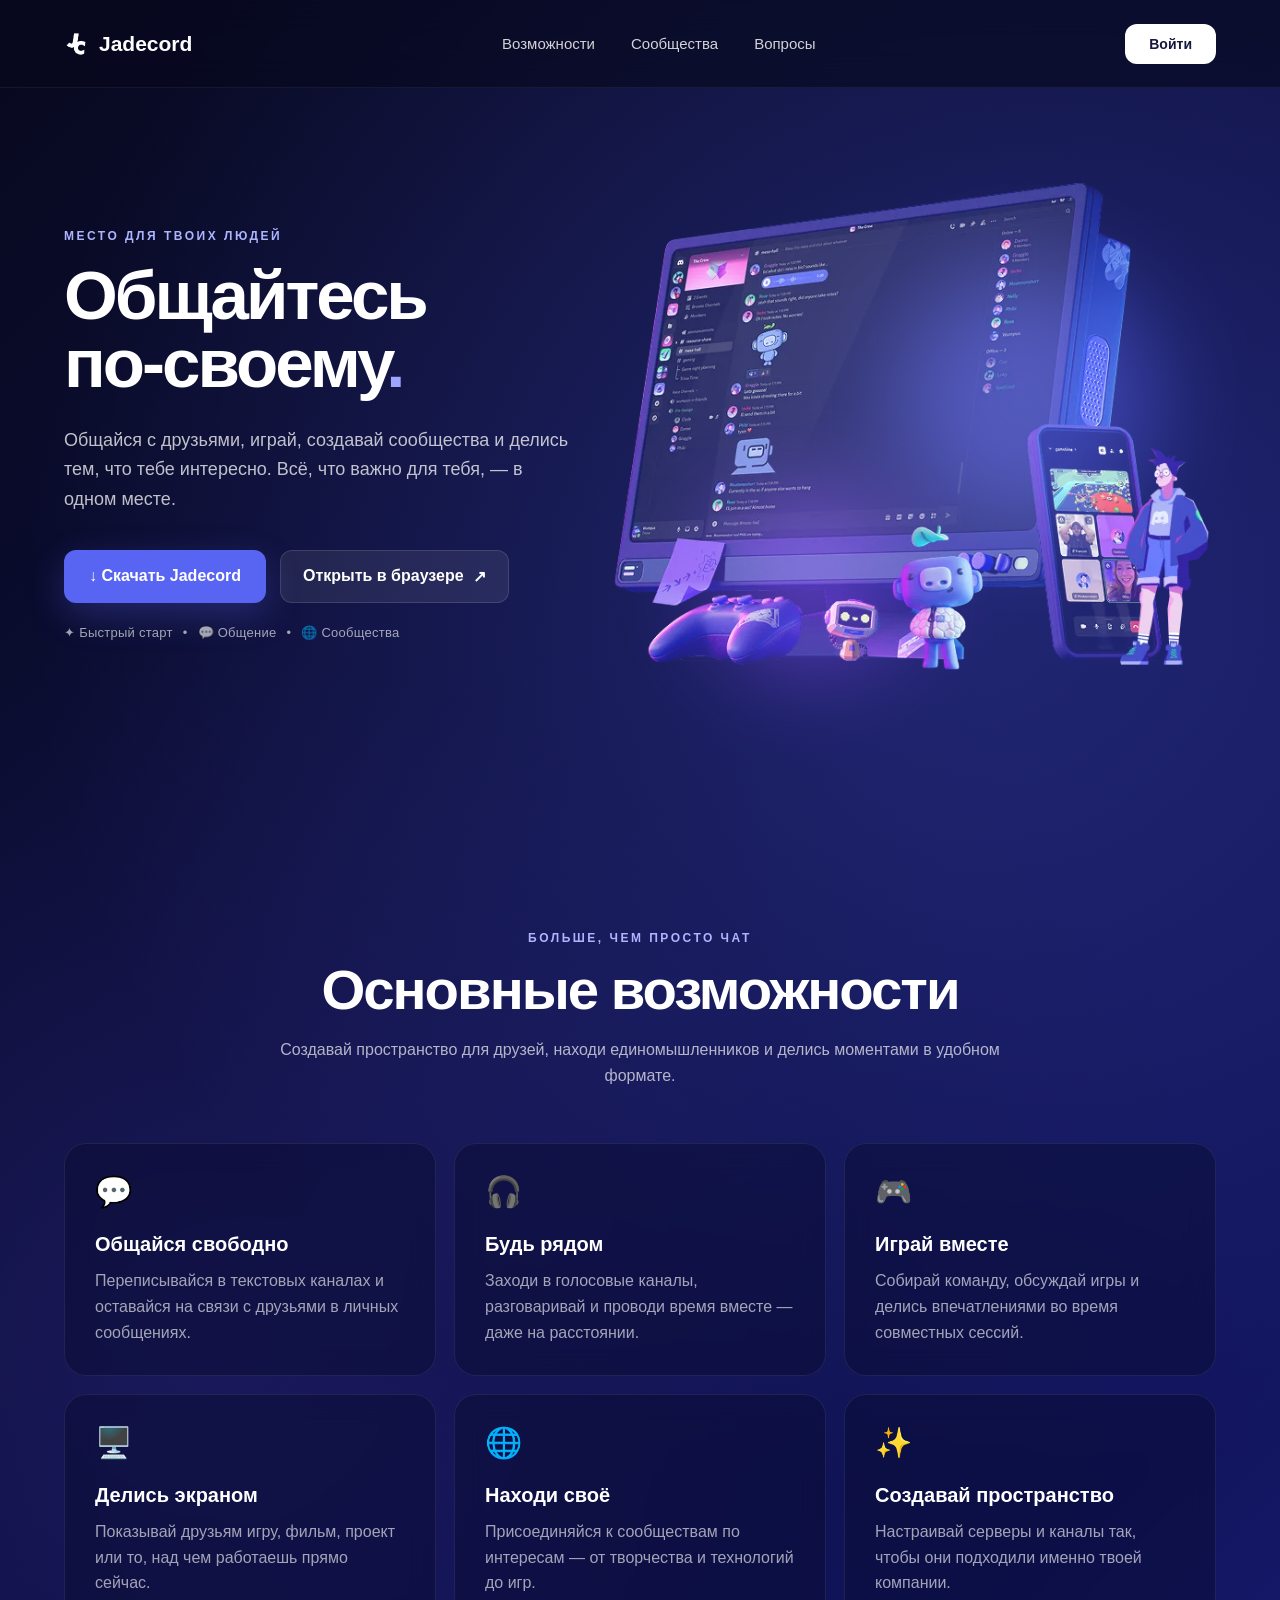
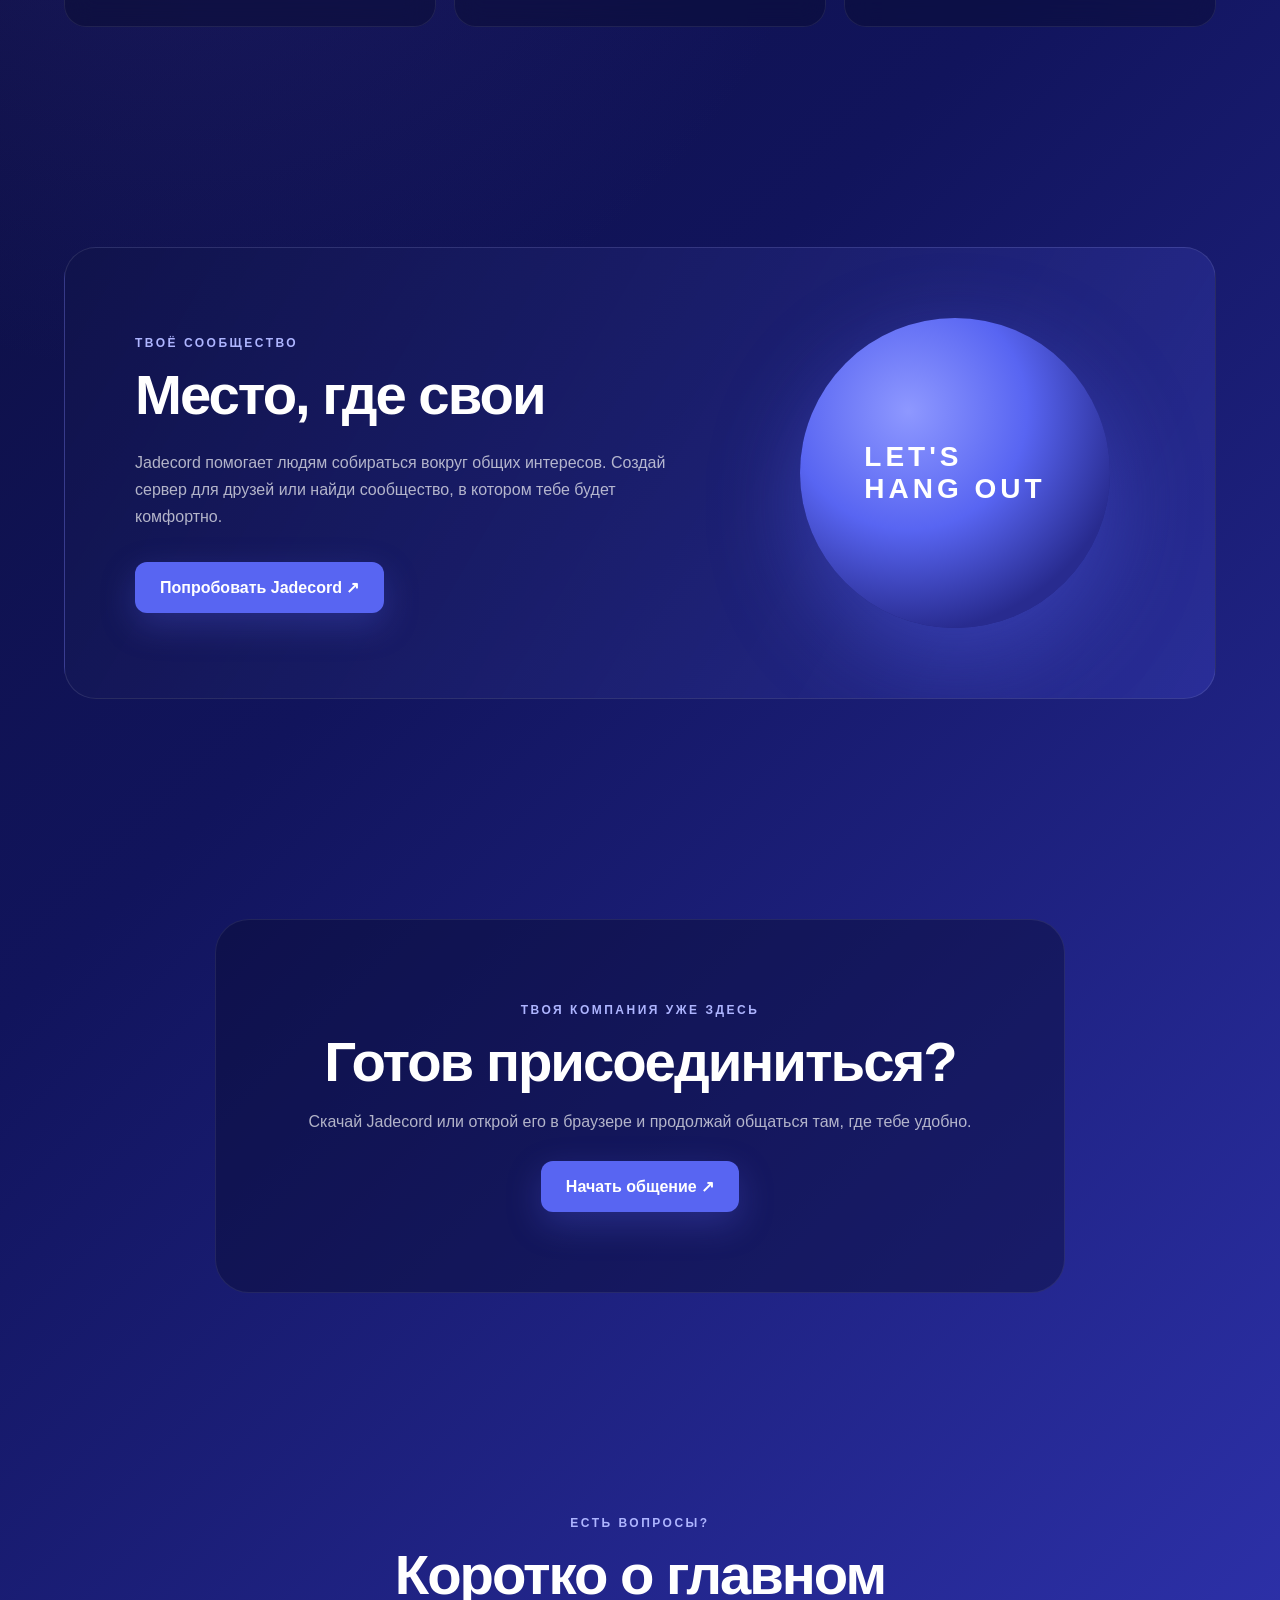
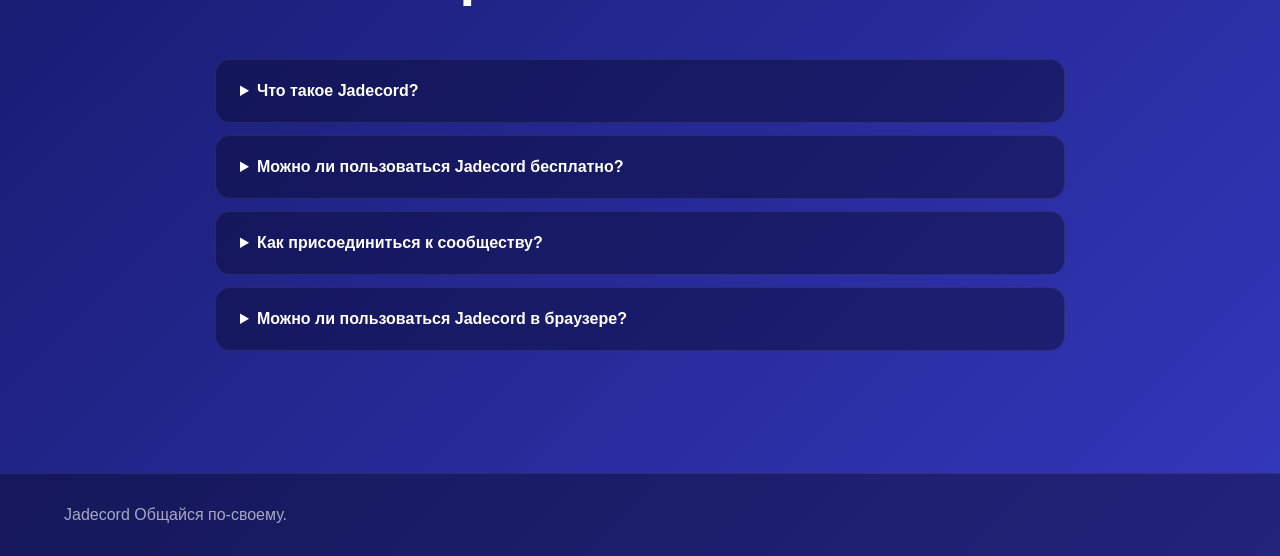
<file: index.html>
<!DOCTYPE html>
<html lang="ru">
<head>
<meta charset="UTF-8">
<meta name="viewport" content="width=device-width, initial-scale=1.0">
<title>Jadecord</title>
<meta name="description" content="Jadecord — главная страница проекта.">
<meta http-equiv="refresh" content="0; url=./pages/main/">
<link rel="canonical" href="./pages/main/">
<script>
  document.documentElement.lang = 'ru';
  location.replace('./pages/main/');
</script>
</head>
<body>
  <p>Переходим на <a href="./pages/main/">главную страницу Jadecord</a>…</p>
</body>
</html>
</file>
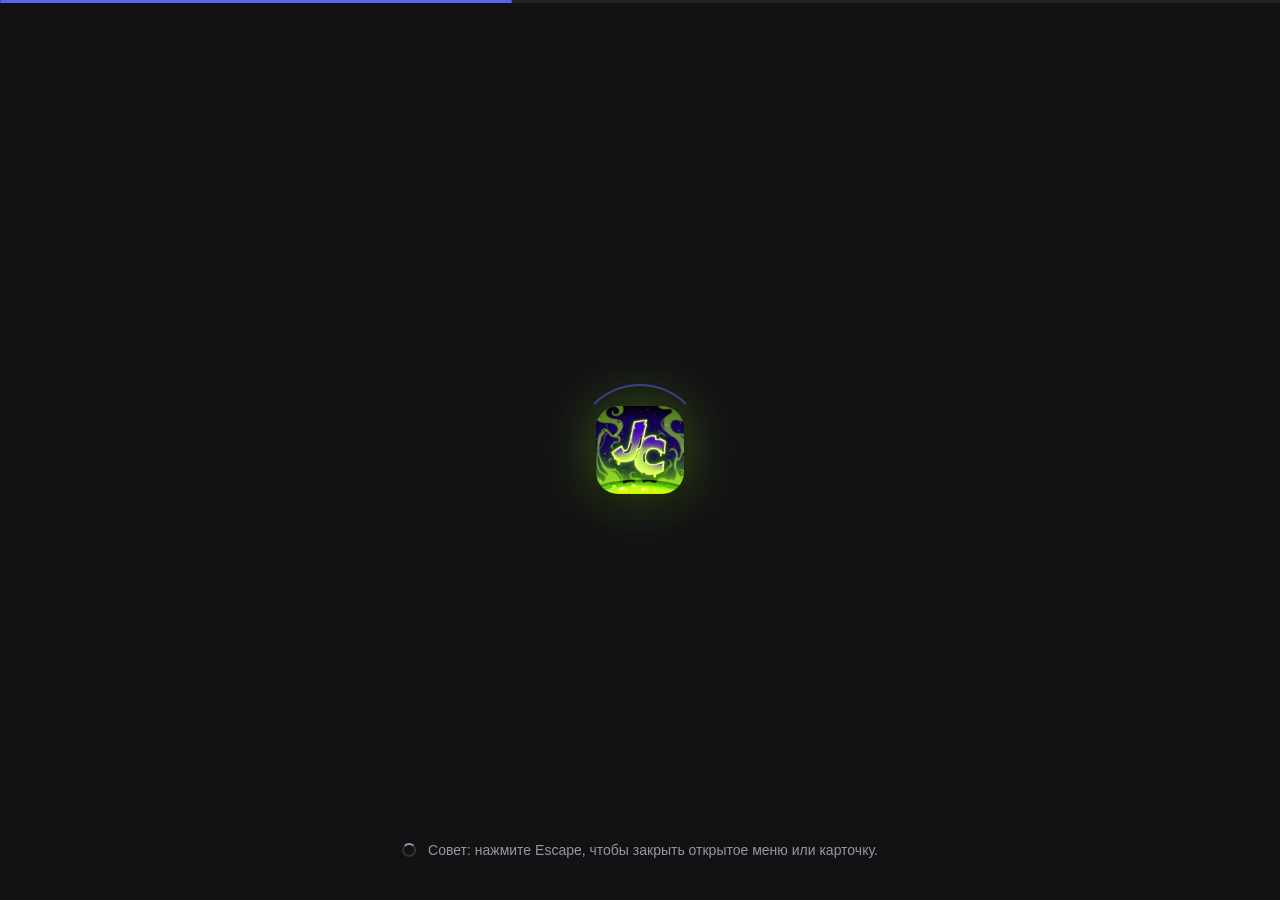
<file: pages/app/index.html>
<!DOCTYPE html>
<html lang="ru" class="platform-web theme-darker images-dark density-default font-size-16 has-webkit-scrollbar mouse-mode full-motion">
<head>
<meta charset="UTF-8">
<meta name="viewport" content="width=device-width, initial-scale=1.0">
<title>SpleIII — визитка</title>
<meta name="description" content="Визитка SpleIII в стиле Discord: интерактивный клиент с каналами, участниками и Rich Presence.">
<meta name="color-scheme" content="dark light">
<link rel="icon" href="./assets/favicon.png" type="image/png" sizes="64x64">
<link rel="apple-touch-icon" href="./assets/logo-256.png">
<script>
  // Тему применяем до первой отрисовки — чтобы не было вспышки чужого оформления.
  (() => {
    try {
      const saved = localStorage.getItem('compose-client-theme');
      if (saved === 'theme-dark' || saved === 'theme-darker' || saved === 'theme-light') {
        document.documentElement.classList.remove('theme-dark', 'theme-darker', 'theme-light');
        document.documentElement.classList.add(saved);
      }
    } catch (error) {
      /* localStorage может быть недоступен — тогда остаёмся на теме по умолчанию. */
    }
  })();
</script>
<link rel="stylesheet" href="./css/discord.css">
</head>
<body>

<!-- ============ Иконки (SVG-спрайт, в стиле Discord) ============ -->
<svg class="icon-sprite" aria-hidden="true" focusable="false" width="0" height="0">
  <symbol id="i-chevron" viewBox="0 0 24 24"><path d="M7.41 8.59 12 13.17l4.59-4.58L18 10l-6 6-6-6 1.41-1.41Z"/></symbol>
  <symbol id="i-speaker" viewBox="0 0 24 24"><path d="M3 9v6h4l5 5V4L7 9H3Zm13.5 3c0-1.77-1.02-3.29-2.5-4.03v8.05c1.48-.73 2.5-2.25 2.5-4.02ZM14 3.23v2.06c2.89.86 5 3.54 5 6.71s-2.11 5.85-5 6.71v2.06c4.01-.91 7-4.49 7-8.77s-2.99-7.86-7-8.77Z"/></symbol>
  <symbol id="i-plus" viewBox="0 0 24 24"><path d="M19 13h-6v6h-2v-6H5v-2h6V5h2v6h6v2Z"/></symbol>
  <symbol id="i-bell" viewBox="0 0 24 24"><path d="M12 22c1.1 0 2-.9 2-2h-4c0 1.1.89 2 2 2Zm6-6v-5c0-3.07-1.64-5.64-4.5-6.32V4c0-.83-.67-1.5-1.5-1.5S10.5 3.17 10.5 4v.68C7.63 5.36 6 7.92 6 11v5l-2 2v1h16v-1l-2-2Z"/></symbol>
  <symbol id="i-pin" viewBox="0 0 24 24"><path d="M16 9V4h1c.55 0 1-.45 1-1s-.45-1-1-1H7c-.55 0-1 .45-1 1s.45 1 1 1h1v5c0 1.66-1.34 3-3 3v2h5.97v7l1 1 1-1v-7H19v-2c-1.66 0-3-1.34-3-3Z"/></symbol>
  <symbol id="i-members" viewBox="0 0 24 24"><path d="M16 11c1.66 0 2.99-1.34 2.99-3S17.66 5 16 5c-1.66 0-3 1.34-3 3s1.34 3 3 3Zm-8 0c1.66 0 2.99-1.34 2.99-3S9.66 5 8 5C6.34 5 5 6.34 5 8s1.34 3 3 3Zm0 2c-2.33 0-7 1.17-7 3.5V19h14v-2.5c0-2.33-4.67-3.5-7-3.5Zm8 0c-.29 0-.62.02-.97.05 1.16.84 1.97 1.97 1.97 3.45V19h6v-2.5c0-2.33-4.67-3.5-7-3.5Z"/></symbol>
  <symbol id="i-pencil" viewBox="0 0 24 24"><path d="M3 17.25V21h3.75L17.81 9.94l-3.75-3.75L3 17.25ZM20.71 7.04a.996.996 0 0 0 0-1.41l-2.34-2.34a.996.996 0 0 0-1.41 0l-1.83 1.83 3.75 3.75 1.83-1.83Z"/></symbol>
  <symbol id="i-sticker" viewBox="0 0 24 24"><path d="M19 3H5c-1.1 0-2 .9-2 2v14c0 1.1.9 2 2 2h10l6-6V5c0-1.1-.9-2-2-2Zm-2 12h-4v4H7V5h10v10Z"/></symbol>
  <symbol id="i-emoji" viewBox="0 0 24 24"><path d="M11.99 2C6.47 2 2 6.48 2 12s4.47 10 9.99 10C17.52 22 22 17.52 22 12S17.52 2 11.99 2ZM12 20c-4.42 0-8-3.58-8-8s3.58-8 8-8 8 3.58 8 8-3.58 8-8 8Zm3.5-9c.83 0 1.5-.67 1.5-1.5S16.33 8 15.5 8 14 8.67 14 9.5s.67 1.5 1.5 1.5Zm-7 0c.83 0 1.5-.67 1.5-1.5S9.33 8 8.5 8 7 8.67 7 9.5 7.67 11 8.5 11Zm3.5 6.5c2.33 0 4.31-1.46 5.11-3.5H6.89c.8 2.04 2.78 3.5 5.11 3.5Z"/></symbol>
  <symbol id="i-send" viewBox="0 0 24 24"><path d="M2.01 21 23 12 2.01 3 2 10l15 2-15 2 .01 7Z"/></symbol>
  <symbol id="i-reply" viewBox="0 0 24 24"><path d="M10 9V5l-7 7 7 7v-4.1c5 0 8.5 1.6 11 5.1-1-5-4-10-11-11Z"/></symbol>
  <symbol id="i-more" viewBox="0 0 24 24"><path d="M6 10c-1.1 0-2 .9-2 2s.9 2 2 2 2-.9 2-2-.9-2-2-2Zm12 0c-1.1 0-2 .9-2 2s.9 2 2 2 2-.9 2-2-.9-2-2-2Zm-6 0c-1.1 0-2 .9-2 2s.9 2 2 2 2-.9 2-2-.9-2-2-2Z"/></symbol>
  <symbol id="i-invite" viewBox="0 0 24 24"><path d="M15 12c2.21 0 4-1.79 4-4s-1.79-4-4-4-4 1.79-4 4 1.79 4 4 4Zm-9-2V7H4v3H1v2h3v3h2v-3h3v-2H6Zm9 4c-2.67 0-8 1.34-8 4v2h16v-2c0-2.66-5.33-4-8-4Z"/></symbol>
  <symbol id="i-settings" viewBox="0 0 24 24"><path d="M19.14 12.94c.04-.3.06-.61.06-.94 0-.32-.02-.64-.07-.94l2.03-1.58a.49.49 0 0 0 .12-.61l-1.92-3.32a.488.488 0 0 0-.59-.22l-2.39.96c-.5-.38-1.03-.7-1.62-.94l-.36-2.54a.484.484 0 0 0-.48-.41h-3.84c-.24 0-.43.17-.47.41l-.36 2.54c-.59.24-1.13.57-1.62.94l-2.39-.96a.484.484 0 0 0-.59.22L2.74 8.87c-.12.21-.08.47.12.61l2.03 1.58c-.05.3-.09.63-.09.94s.02.64.07.94l-2.03 1.58a.49.49 0 0 0-.12.61l1.92 3.32c.12.22.37.29.59.22l2.39-.96c.5.38 1.03.7 1.62.94l.36 2.54c.05.24.24.41.48.41h3.84c.24 0 .44-.17.47-.41l.36-2.54c.59-.24 1.13-.56 1.62-.94l2.39.96c.22.08.47 0 .59-.22l1.92-3.32a.49.49 0 0 0-.12-.61l-2.01-1.58ZM12 15.6A3.6 3.6 0 1 1 12 8.4a3.6 3.6 0 0 1 0 7.2Z"/></symbol>
  <symbol id="i-theme" viewBox="0 0 24 24"><path d="M12 2C6.48 2 2 6.48 2 12s4.48 10 10 10 10-4.48 10-10S17.52 2 12 2Zm0 18V4c4.41 0 8 3.59 8 8s-3.59 8-8 8Z"/></symbol>
  <symbol id="i-leave" viewBox="0 0 24 24"><path d="M17 7l-1.41 1.41L18.17 11H8v2h10.17l-2.58 2.58L17 17l5-5-5-5ZM4 5h8V3H4c-1.1 0-2 .9-2 2v14c0 1.1.9 2 2 2h8v-2H4V5Z"/></symbol>
  <symbol id="i-github" viewBox="0 0 24 24"><path d="M12 .297c-6.63 0-12 5.373-12 12 0 5.303 3.438 9.8 8.205 11.385.6.113.82-.258.82-.577 0-.285-.01-1.04-.015-2.04-3.338.724-4.042-1.61-4.042-1.61C4.422 18.07 3.633 17.7 3.633 17.7c-1.087-.744.084-.729.084-.729 1.205.084 1.838 1.236 1.838 1.236 1.07 1.835 2.809 1.305 3.495.998.108-.776.417-1.305.76-1.605-2.665-.3-5.466-1.332-5.466-5.93 0-1.31.465-2.38 1.235-3.22-.135-.303-.54-1.523.105-3.176 0 0 1.005-.322 3.3 1.23.96-.267 1.98-.399 3-.405 1.02.006 2.04.138 3 .405 2.28-1.552 3.285-1.23 3.285-1.23.645 1.653.24 2.873.12 3.176.765.84 1.23 1.91 1.23 3.22 0 4.61-2.805 5.625-5.475 5.92.42.36.81 1.096.81 2.22 0 1.606-.015 2.896-.015 3.286 0 .315.21.69.825.57C20.565 22.092 24 17.592 24 12.297c0-6.627-5.373-12-12-12"/></symbol>
  <symbol id="i-mail" viewBox="0 0 24 24"><path d="M20 4H4c-1.1 0-1.99.9-1.99 2L2 18c0 1.1.9 2 2 2h16c1.1 0 2-.9 2-2V6c0-1.1-.9-2-2-2Zm0 4-8 5-8-5V6l8 5 8-5v2Z"/></symbol>
  <symbol id="i-box" viewBox="0 0 24 24"><path d="M20 2H4c-1 0-2 .9-2 2v3.01c0 .72.43 1.34 1 1.69V20c0 1.1 1.1 2 2 2h14c.9 0 2-.9 2-2V8.7c.57-.35 1-.97 1-1.69V4c0-1.1-1-2-2-2Zm-5 12H9v-2h6v2Zm5-7H4V4h16v3Z"/></symbol>
  <symbol id="i-gamepad" viewBox="0 0 24 24"><path d="M21.58 16.09l-1.09-7.66C20.21 6.46 18.52 5 16.53 5H7.47C5.48 5 3.79 6.46 3.51 8.43l-1.09 7.66C2.2 17.63 3.39 19 4.94 19c.68 0 1.32-.27 1.8-.75L9 16h6l2.25 2.25c.48.48 1.13.75 1.8.75 1.56 0 2.75-1.37 2.53-2.91ZM11 11H9v2H8v-2H6v-1h2V8h1v2h2v1Zm4-1c-.55 0-1-.45-1-1s.45-1 1-1 1 .45 1 1-.45 1-1 1Zm2 3c-.55 0-1-.45-1-1s.45-1 1-1 1 .45 1 1-.45 1-1 1Z"/></symbol>
  <symbol id="i-graph" viewBox="0 0 24 24"><path d="M22 11V3h-7v3H9V3H2v8h7V8h2v10h4v3h7v-8h-7v3h-2V8h2v3h7Z"/></symbol>
  <symbol id="i-moon" viewBox="0 0 24 24"><path d="M12.34 2.02C6.59 1.82 2 6.42 2 12c0 5.52 4.48 10 10 10 3.71 0 6.93-2.02 8.66-5.02-7.51-.25-12.09-8.43-8.32-14.96Z"/></symbol>
  <symbol id="i-file" viewBox="0 0 24 24"><path d="M14 2H6c-1.1 0-2 .9-2 2v16c0 1.1.9 2 2 2h12c1.1 0 2-.9 2-2V8l-6-6Zm-1 7V3.5L18.5 9H13Z"/></symbol>
</svg>

<!-- ============ 0. Экран загрузки ============ -->
<div class="boot" id="boot" role="status" aria-label="Загрузка Jadecord">
  <div class="boot__bar" aria-hidden="true"><span></span></div>

  <div class="boot__stage">
    <img class="boot__logo" src="./assets/logo-256.png" alt="" width="88" height="88" decoding="async" aria-hidden="true">
    <span class="boot__ring" aria-hidden="true"></span>
  </div>

  <div class="boot__tip">
    <span class="boot__spinner" aria-hidden="true"></span>
    <span class="boot__phrase" id="boot-tip">Загрузка…</span>
  </div>
</div>

<div class="app">

  <!-- ============ 1. Рельс серверов ============ -->
  <nav class="guilds" id="guilds" aria-label="Серверы"></nav>

  <!-- ============ 2. Сайдбар каналов ============ -->
  <aside class="sidebar" id="sidebar">
    <div class="sidebar__head" id="server-head">
      <span id="server-name">SpleIII Development</span>
      <span class="sidebar__chevron" aria-hidden="true"><svg class="icon" focusable="false"><use href="#i-chevron"></use></svg></span>
    </div>

    <div class="sidebar__search">
      <input type="text" id="channel-search" placeholder="Найти канал" autocomplete="off" aria-label="Поиск канала">
    </div>

    <div class="sidebar__scroller" id="sidebar-body"></div>

    <!-- Rich Presence — панель клиента -->
    <div id="theme-slot"></div>

    <div class="rpc" id="rpc">
      <div class="rpc__menu" id="rpc-menu">
        <div class="rpc__menu-title">Активность</div>
        <div id="rpc-options"></div>
      </div>

      <div class="rpc__card" id="rpc-card">
        <div class="rpc__avatar" id="rpc-avatar">J</div>
        <div class="rpc__body">
          <div class="rpc__title" id="rpc-name">JadecordUser</div>
          <div class="rpc__state" id="rpc-state"></div>
        </div>
        <button class="rpc__btn" id="rpc-btn" title="Сменить активность" aria-label="Сменить активность"><svg class="icon" focusable="false"><use href="#i-settings"></use></svg></button>
      </div>

      <div class="status-menu" id="status-menu">
        <div class="rpc__menu-title">Статус</div>
        <button class="status-option" data-status="online"><span class="status-option__dot status-option__dot--online"></span>В сети</button>
        <button class="status-option" data-status="idle"><span class="status-option__dot status-option__dot--idle"></span>Неактивен</button>
        <button class="status-option" data-status="dnd"><span class="status-option__dot status-option__dot--dnd"></span>Не беспокоить</button>
        <button class="status-option" data-status="invisible"><span class="status-option__dot status-option__dot--invisible"></span>Невидимый</button>
      </div>
    </div>
  </aside>

  <!-- ============ 3. Чат ============ -->
  <main class="chat">
    <header class="chat__header">
      <span class="chat__icon" id="chat-icon" aria-hidden="true">#</span>
      <span class="chat__title" id="chat-title">визитка</span>
      <span class="chat__divider" aria-hidden="true"></span>
      <span class="chat__topic" id="chat-topic"></span>

      <div class="chat__actions">
        <button title="Уведомления" aria-label="Уведомления"><svg class="icon" focusable="false"><use href="#i-bell"></use></svg></button>
        <button title="Закреплённые сообщения" aria-label="Закреплённые сообщения"><svg class="icon" focusable="false"><use href="#i-pin"></use></svg></button>
        <button title="Список участников" aria-label="Список участников" id="toggle-members"><svg class="icon" focusable="false"><use href="#i-members"></use></svg></button>
        <button title="Тема канала" aria-label="Тема канала"><svg class="icon" focusable="false"><use href="#i-pencil"></use></svg></button>
      </div>
    </header>

    <div class="chat__messages" id="messages"></div>

    <div class="composer">
      <div class="composer__box">
        <button class="composer__btn" id="attach" title="Прикрепить файл" aria-label="Прикрепить файл"><svg class="icon" focusable="false"><use href="#i-plus"></use></svg></button>
        <input type="file" id="file-input" class="composer__file" multiple hidden>
        <textarea class="composer__input" id="composer" rows="1" placeholder="Написать сообщение в #визитка"></textarea>
        <button class="composer__btn" title="Гифки" aria-label="Гифки">GIF</button>
        <button class="composer__btn" title="Стикеры" aria-label="Стикеры"><svg class="icon" focusable="false"><use href="#i-sticker"></use></svg></button>
        <button class="composer__btn" title="Эмодзи" aria-label="Эмодзи"><svg class="icon" focusable="false"><use href="#i-emoji"></use></svg></button>
        <button class="composer__btn composer__send" id="send" title="Отправить" aria-label="Отправить"><svg class="icon" focusable="false"><use href="#i-send"></use></svg></button>
      </div>
    </div>
  </main>

  <!-- ============ 4. Участники ============ -->
  <aside class="members" id="members"></aside>

</div>

<!-- Всплывающие окна -->
<div class="popout" id="popout">
  <div class="popout__banner"></div>
  <div class="popout__body">
    <div class="popout__avatar" id="popout-avatar">S</div>
    <div class="popout__name" id="popout-name"></div>
    <div class="popout__meta" id="popout-meta"></div>
    <div class="popout__section">
      <div class="popout__section-title">О себе</div>
      <div class="popout__section-text" id="popout-about"></div>
    </div>
    <div class="popout__section">
      <div class="popout__section-title">Ссылки</div>
      <div id="popout-links"></div>
    </div>
  </div>
</div>

<div class="server-menu" id="server-menu"></div>

<script src="./js/data.js"></script>
<script src="./js/app.js"></script>
</body>
</html>
</file>
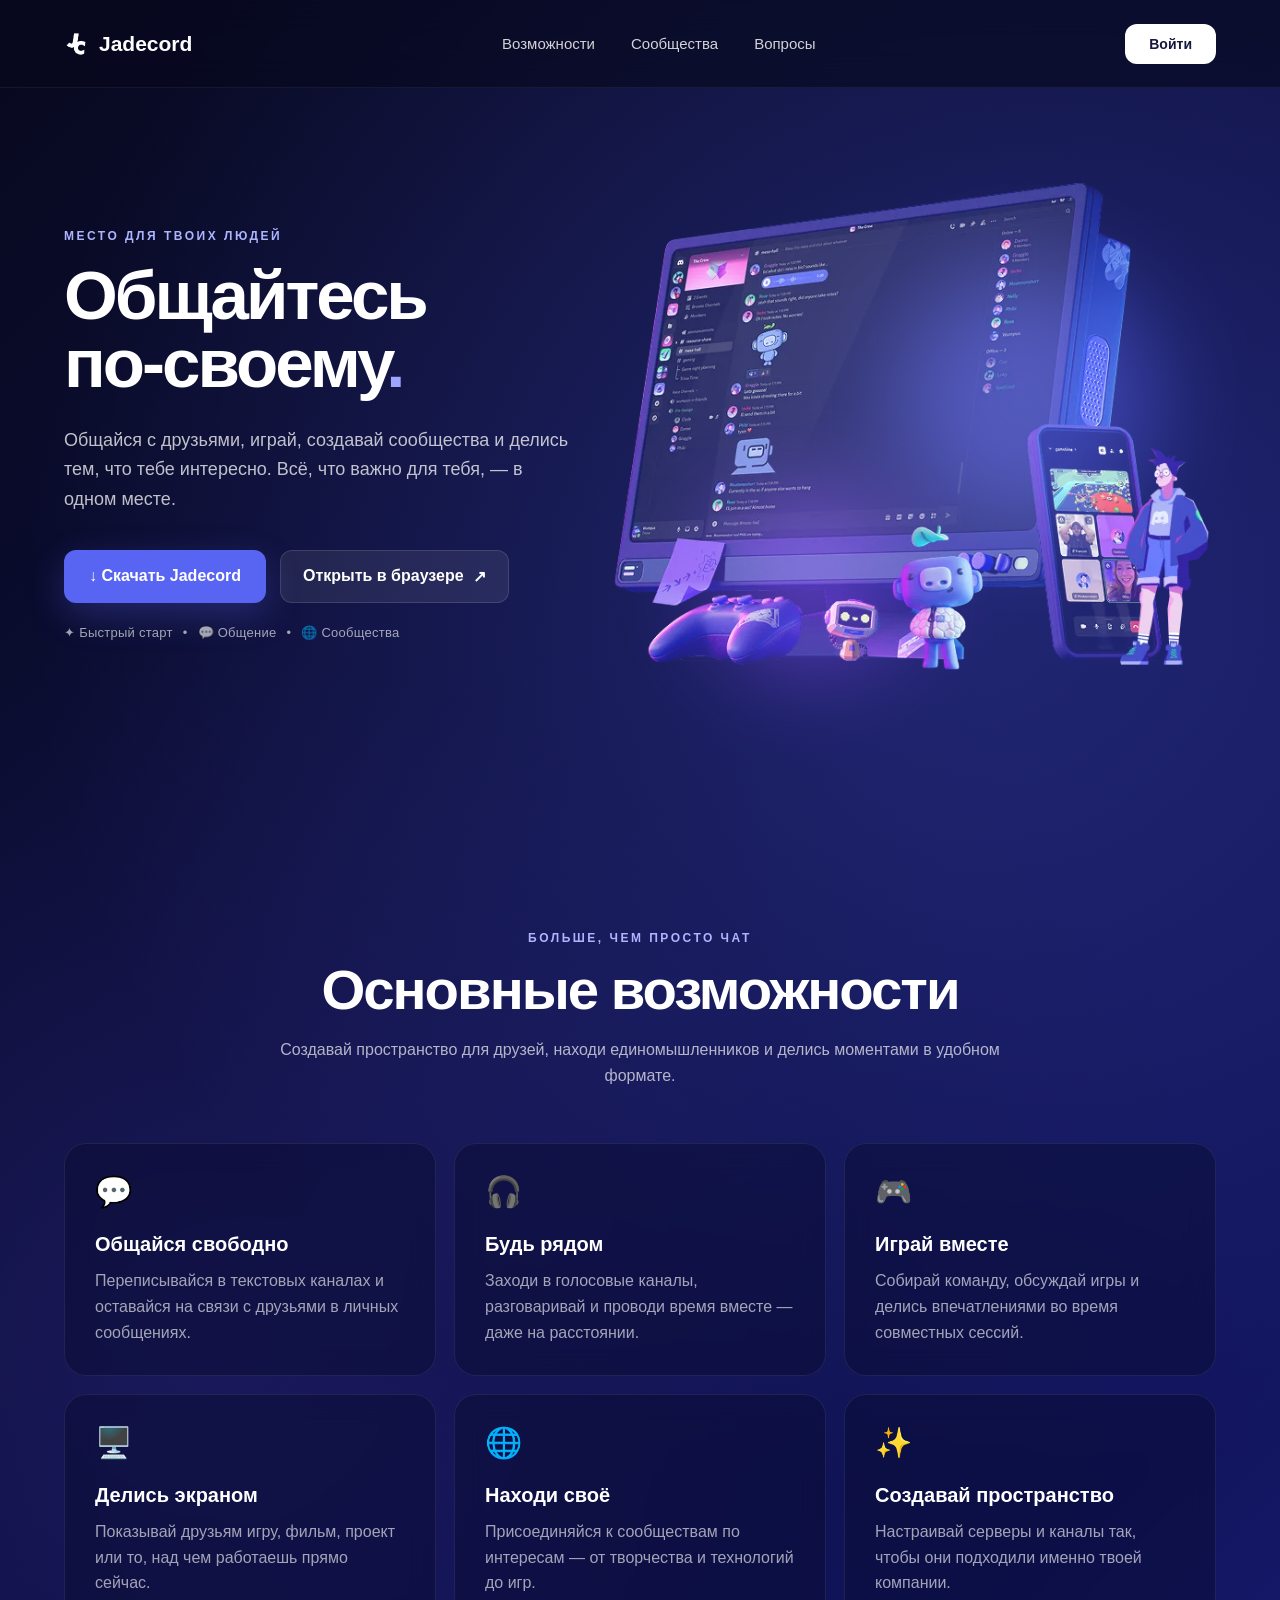
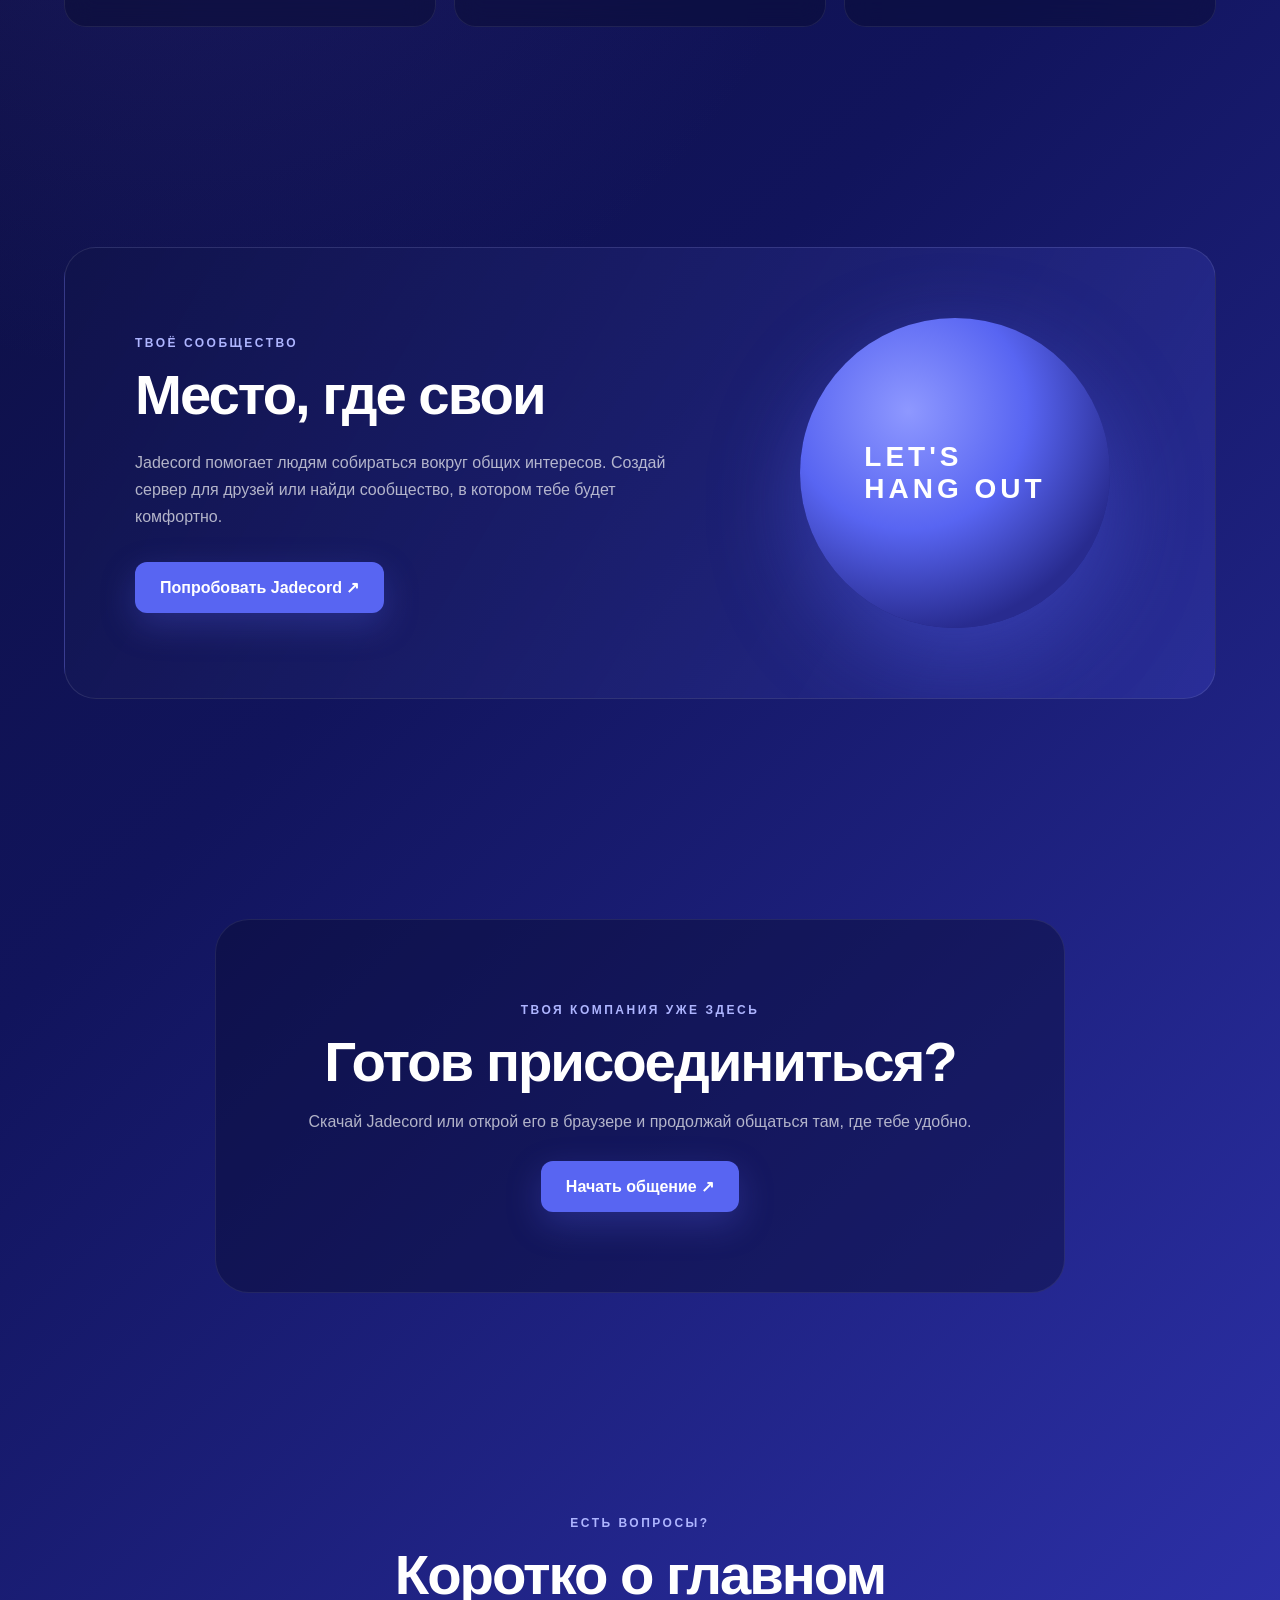
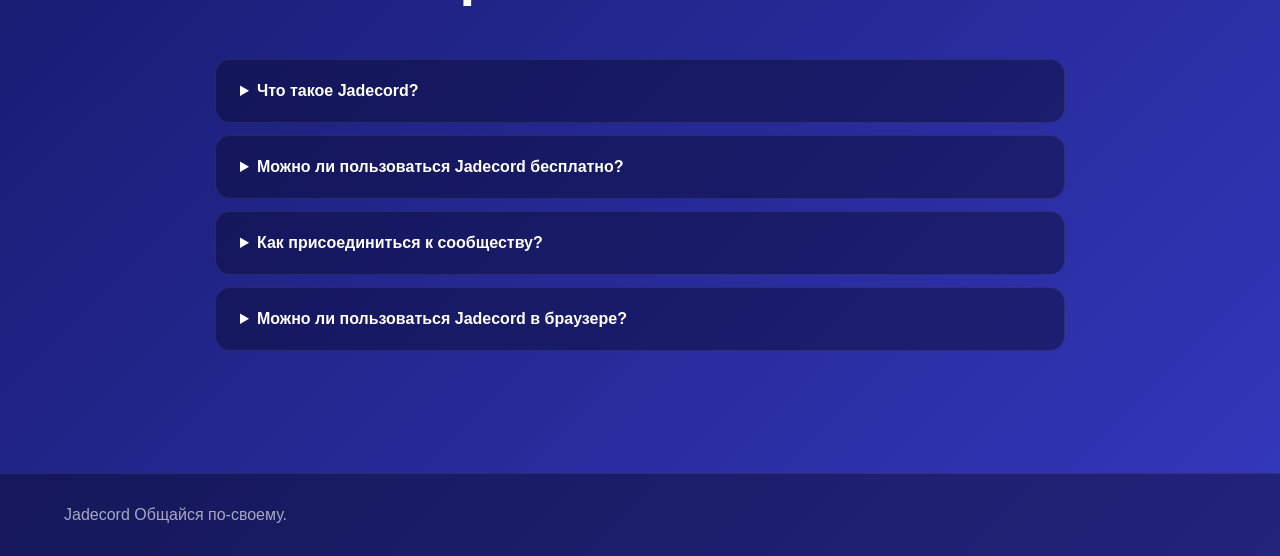
<file: pages/main/index.html>
﻿<!DOCTYPE html>
<html lang="ru">
<head>
  <meta charset="UTF-8">
  <meta name="viewport" content="width=device-width, initial-scale=1.0">
  <meta name="theme-color" content="#08091e">
  <meta name="description" content="Discord — место для общения, игр и сообществ.">
  <title>Jadecord — общайся по-своему</title>
  <link rel="stylesheet" href="styles.css">
</head>
<body>
  <header class="header">
    <a class="brand" href="#home" aria-label="Discord — главная">
      <img class="jadecord-logo" src="assets/jadecord-logo.png" alt="Jadecord">
      <span>Jadecord</span>
    </a>

    <nav class="nav" aria-label="Основная навигация">
      <a href="#features">Возможности</a>
      <a href="#about">Сообщества</a>
      <a href="#faq">Вопросы</a>
    </nav>

    <a class="login-btn" href="https://spleiii.github.io/Jadecord-Preview/pages/app/" target="_blank" rel="noopener noreferrer">Войти</a>
  </header>

  <main>
    <section class="hero" id="home">
      <div class="hero-content">
        <div class="hero-copy">
          <span class="eyebrow">МЕСТО ДЛЯ ТВОИХ ЛЮДЕЙ</span>
          <h1>Общайтесь<br>по-своему<span>.</span></h1>
          <p>Общайся с друзьями, играй, создавай сообщества и делись тем, что тебе интересно. Всё, что важно для тебя, — в одном месте.</p>
          <div class="hero-actions">
            <a class="primary-btn" href="https://www.dropbox.com/scl/fi/ou6bpjqebx7scteyjuwh7/JadecordInstaller.exe?rlkey=l9x7zfyld3m7ufcd2737056uy&st=g3ixka0b&dl=0" target="_blank" rel="noopener noreferrer">↓ Скачать Jadecord</a>
            <a class="secondary-btn" href="https://spleiii.github.io/Jadecord-Preview/pages/app/" target="_blank" rel="noopener noreferrer">Открыть в браузере <span>↗</span></a>
          </div>
          
          <div class="hero-meta">
           <span>✦ Быстрый старт</span>
           <span>•</span>
           <span>💬 Общение</span>
           <span>•</span>
           <span>🌐 Сообщества</span>
          </div>
        </div>

        <div class="hero-visual">
          <div class="glow glow-one"></div>
          <div class="glow glow-two"></div>
          <picture>
            <source srcset="assets/hero-mobile.webp" type="image/webp">
            <img class="hero-image" src="assets/hero-reference.png" alt="Иллюстрация Jadecord и общения в сообществах">
          </picture>
        </div>
      </div>
    </section>

    <section class="section" id="features">
      <div class="section-heading">
        <span class="eyebrow">БОЛЬШЕ, ЧЕМ ПРОСТО ЧАТ</span>
        <h2>Основные возможности</h2>
        <p>Создавай пространство для друзей, находи единомышленников и делись моментами в удобном формате.</p>
      </div>

      <div class="feature-grid">
        <article class="feature-card">
          <div class="feature-icon" aria-hidden="true">💬</div>
          <h3>Общайся свободно</h3>
          <p>Переписывайся в текстовых каналах и оставайся на связи с друзьями в личных сообщениях.</p>
        </article>
        <article class="feature-card">
          <div class="feature-icon" aria-hidden="true">🎧</div>
          <h3>Будь рядом</h3>
          <p>Заходи в голосовые каналы, разговаривай и проводи время вместе — даже на расстоянии.</p>
        </article>
        <article class="feature-card">
          <div class="feature-icon" aria-hidden="true">🎮</div>
          <h3>Играй вместе</h3>
          <p>Собирай команду, обсуждай игры и делись впечатлениями во время совместных сессий.</p>
        </article>
        <article class="feature-card">
          <div class="feature-icon" aria-hidden="true">🖥️</div>
          <h3>Делись экраном</h3>
          <p>Показывай друзьям игру, фильм, проект или то, над чем работаешь прямо сейчас.</p>
        </article>
        <article class="feature-card">
          <div class="feature-icon" aria-hidden="true">🌐</div>
          <h3>Находи своё</h3>
          <p>Присоединяйся к сообществам по интересам — от творчества и технологий до игр.</p>
        </article>
        <article class="feature-card">
          <div class="feature-icon" aria-hidden="true">✨</div>
          <h3>Создавай пространство</h3>
          <p>Настраивай серверы и каналы так, чтобы они подходили именно твоей компании.</p>
        </article>
      </div>
    </section>

    <section class="section about" id="about">
      <div class="about-card">
        <div>
          <span class="eyebrow">ТВОЁ СООБЩЕСТВО</span>
          <h2>Место, где свои</h2>
          <p>Jadecord помогает людям собираться вокруг общих интересов. Создай сервер для друзей или найди сообщество, в котором тебе будет комфортно.</p>
          <a class="primary-btn" href="https://spleiii.github.io/Jadecord-Preview/pages/app/" target="_blank" rel="noopener noreferrer">Попробовать Jadecord ↗</a>
        </div>
        <div class="about-orb" aria-label="Jadecord">LET'S<br>HANG OUT</div>
      </div>
    </section>

    <section class="section cta">
      <div class="cta-inner">
        <span class="eyebrow">ТВОЯ КОМПАНИЯ УЖЕ ЗДЕСЬ</span>
        <h2>Готов присоединиться?</h2>
        <p>Скачай Jadecord или открой его в браузере и продолжай общаться там, где тебе удобно.</p>
        <a class="primary-btn" href="https://www.dropbox.com/scl/fi/ou6bpjqebx7scteyjuwh7/JadecordInstaller.exe?rlkey=l9x7zfyld3m7ufcd2737056uy&st=g3ixka0b&dl=0" target="_blank" rel="noopener noreferrer">Начать общение ↗</a>
      </div>
    </section>

    <section class="section" id="faq">
      <div class="section-heading">
        <span class="eyebrow">ЕСТЬ ВОПРОСЫ?</span>
        <h2>Коротко о главном</h2>
      </div>

      <div class="faq-list">
  <details>
    <summary>Что такое Jadecord?</summary>
    <p>Jadecord — платформа для текстового, голосового и видеообщения, а также для создания сообществ.</p>
  </details>

  <details>
    <summary>Можно ли пользоваться Jadecord бесплатно?</summary>
    <p>Основные возможности Jadecord зависят от актуальных условий самой платформы. Подробности можно узнать на официальном сайте.</p>
  </details>

  <details>
    <summary>Как присоединиться к сообществу?</summary>
    <p>Открой Jadecord, найди интересующее тебя сообщество и присоединись к нему.</p>
  </details>

  <details>
    <summary>Можно ли пользоваться Jadecord в браузере?</summary>
    <p>Да! Ты можешь открыть Jadecord прямо в браузере, не устанавливая приложение.</p>
  </details>
</div>
      </div>
    </section>
  </main>

  <footer class="footer">
    <div class="container footer-inner">
      <span>Jadecord</span>
      <span>Общайся по-своему.</span>
    </div>
  </footer>

  <script src="script.js"></script>
</body>
</html>
</file>
<file: pages/app/css/discord.css>
/* =========================================================
   Discord 1:1 — токены сняты с реального discord.com/app
   через инспектор стилей (темы theme-dark / theme-darker /
   theme-light, палитра neutral-*, blurple, размеры сетки).
   ========================================================= */

/* ---------- палитра neutral (реальные значения Discord) ---------- */

:root {
  --font-primary: "gg sans", "Noto Sans", "Helvetica Neue", Helvetica, Arial, sans-serif;
  --font-code: "gg mono", "Source Code Pro", Consolas, "Andale Mono WT", "Liberation Mono", monospace;

  --radius-none: 0px;
  --radius-xs: 4px;
  --radius-sm: 8px;
  --radius-md: 12px;
  --radius-lg: 16px;
  --radius-xl: 24px;
  --radius-xxl: 32px;
  --radius-round: 2147483647px;

  --space-xs: 8px;
  --space-sm: 12px;
  --space-md: 16px;
  --space-lg: 20px;

  --font-weight-normal: 400;
  --font-weight-medium: 500;
  --font-weight-semibold: 600;
  --font-weight-bold: 700;

  --elevation-low: 0 1px 0 rgba(0, 0, 0, 0.2), 0 1.5px 0 rgba(0, 0, 0, 0.04), 0 2px 0 rgba(0, 0, 0, 0.04);
  --elevation-medium: 0 4px 4px rgba(0, 0, 0, 0.16);
  --elevation-high: 0 8px 16px rgba(0, 0, 0, 0.24);

  /* сетка — размеры из discord.com */
  --guild-list-width: 72px;
  --guild-avatar-size: 40px;
  --channel-sidebar-width: 280px;
  --member-list-width: 240px;
  --channel-header-height: 49px;

  --brand: hsl(234.935 85.556% 64.706%);
  --brand-hover: hsl(234.935 85.556% 70%);
  --green: rgb(61, 158, 96);
  --yellow: hsl(45 100% 56%);
  --red: hsl(359 79% 67%);
  --grey: rgb(128, 132, 141);
}

/* ---------- тёмная тема ---------- */

.theme-dark {
  --background-base-low: var(--neutral-66);
  --background-base-lower: var(--neutral-69);
  --background-base-lowest: var(--neutral-73);
  --background-tertiary: var(--neutral-69);
  --background-secondary: var(--neutral-73);
  --background-primary: var(--neutral-73);

  --text-normal: #dcddde;
  --text-strong: #f2f3f5;
  --text-muted: var(--neutral-23);
  --text-link: hsl(213.281 87.671% 71.373%);
  --text-brand: hsl(228.785 100% 79.02%);
  --text-positive: var(--green);
  --text-negative: var(--red);
  --text-warning: var(--yellow);
  --text-on-brand: hsl(0 0% 100%);

  --interactive-normal: var(--neutral-30);
  --interactive-hover: var(--neutral-20);
  --interactive-active: var(--neutral-7);
  --interactive-muted: var(--neutral-50);

  --border-normal: rgba(0, 0, 0, 0.2);
  --border-subtle: rgba(0, 0, 0, 0.12);
  --border-strong: rgba(0, 0, 0, 0.44);

  --background-mod-normal: rgba(151, 151, 159, 0.16);
  --background-mod-subtle: rgba(151, 151, 159, 0.12);
  --background-mod-muted: rgba(151, 151, 159, 0.08);
  --background-mod-hover: rgba(151, 151, 159, 0.16);
  --background-mod-selected: rgba(151, 151, 159, 0.16);
  --background-mod-strong: rgba(151, 151, 159, 0.24);
  --background-accent: var(--brand);

  --surface-high: var(--neutral-64);
  --surface-higher: var(--neutral-62);
  --surface-highest: var(--neutral-60);

  --scrollbar-thumb: rgba(0, 0, 0, 0.3);
  --scrollbar-track: transparent;
  --shadow-border: 0 0 0 1px rgba(0, 0, 0, 0.2);
}

/* ---------- самая тёмная тема (theme-darker) ---------- */

.theme-darker {
  --background-base-low: var(--neutral-82);
  --background-base-lower: var(--neutral-86);
  --background-base-lowest: var(--neutral-92);
  --background-tertiary: var(--neutral-86);
  --background-secondary: var(--neutral-92);
  --background-primary: var(--neutral-92);

  --text-normal: #dcddde;
  --text-strong: #f2f3f5;
  --text-muted: var(--neutral-29);
  --text-link: hsl(212.795 82.564% 61.765%);
  --text-brand: hsl(230.625 91.429% 72.549%);
  --text-on-brand: hsl(0 0% 100%);

  --interactive-normal: var(--neutral-31);
  --interactive-hover: var(--neutral-21);
  --interactive-active: var(--neutral-8);
  --interactive-muted: var(--primary-500);

  --border-normal: rgba(0, 0, 0, 0.2);
  --border-subtle: rgba(0, 0, 0, 0.12);
  --border-strong: rgba(0, 0, 0, 0.44);

  --background-mod-normal: rgba(151, 151, 159, 0.16);
  --background-mod-subtle: rgba(151, 151, 159, 0.12);
  --background-mod-muted: rgba(151, 151, 159, 0.08);
  --background-mod-hover: rgba(151, 151, 159, 0.16);
  --background-mod-selected: rgba(151, 151, 159, 0.16);
  --background-mod-strong: rgba(151, 151, 159, 0.24);
  --background-accent: var(--brand);

  --surface-high: var(--neutral-82);
  --surface-higher: var(--neutral-82);
  --surface-highest: var(--neutral-80);

  --scrollbar-thumb: rgba(0, 0, 0, 0.4);
  --scrollbar-track: transparent;
  --shadow-border: 0 0 0 1px rgba(0, 0, 0, 0.3);
}

/* ---------- светлая тема ---------- */

.theme-light {
  --background-base-low: var(--neutral-2);
  --background-base-lower: var(--neutral-2);
  --background-base-lowest: var(--neutral-4);
  --background-tertiary: var(--neutral-7);
  --background-secondary: var(--neutral-4);
  --background-primary: var(--neutral-4);

  --text-normal: #2e3338;
  --text-strong: #060607;
  --text-muted: #5c5e66;
  --text-link: hsl(212 100% 48%);
  --text-brand: hsl(228.641 69.553% 54.902%);
  --text-positive: hsl(141 73% 35%);
  --text-negative: hsl(359 79% 52%);
  --text-warning: hsl(35 92% 40%);
  --text-on-brand: hsl(0 0% 100%);

  --interactive-normal: var(--neutral-54);
  --interactive-hover: var(--neutral-44);
  --interactive-active: var(--neutral-21);
  --interactive-muted: var(--neutral-43);

  --border-normal: rgba(0, 0, 0, 0.4);
  --border-subtle: rgba(0, 0, 0, 0.28);
  --border-strong: rgba(0, 0, 0, 0.52);

  --background-mod-normal: rgba(6, 6, 7, 0.08);
  --background-mod-subtle: rgba(6, 6, 7, 0.06);
  --background-mod-muted: rgba(6, 6, 7, 0.04);
  --background-mod-hover: rgba(6, 6, 7, 0.08);
  --background-mod-selected: rgba(6, 6, 7, 0.08);
  --background-mod-strong: rgba(6, 6, 7, 0.12);
  --background-accent: var(--brand);

  --surface-high: var(--neutral-2);
  --surface-higher: var(--neutral-3);
  --surface-highest: var(--neutral-4);

  --scrollbar-thumb: rgba(0, 0, 0, 0.3);
  --scrollbar-track: transparent;
  --shadow-border: 0 0 0 1px rgba(0, 0, 0, 0.15);
}

/* ---------- палитра neutral ---------- */

.theme-dark, .theme-darker, .theme-light {
  --neutral-1: rgb(255, 255, 255);
  --neutral-2: rgb(251, 251, 251);
  --neutral-3: rgb(247, 247, 248);
  --neutral-4: rgb(243, 243, 244);
  --neutral-5: rgb(239, 239, 241);
  --neutral-6: rgb(235, 236, 237);
  --neutral-7: rgb(232, 232, 234);
  --neutral-8: rgb(228, 228, 230);
  --neutral-9: rgb(224, 224, 227);
  --neutral-10: rgb(220, 220, 223);
  --neutral-12: rgb(212, 213, 216);
  --neutral-16: rgb(197, 198, 202);
  --neutral-20: rgb(182, 183, 188);
  --neutral-23: rgb(171, 172, 178);
  --neutral-27: rgb(157, 158, 165);
  --neutral-29: rgb(150, 151, 158);
  --neutral-30: rgb(146, 147, 155);
  --neutral-31: rgb(143, 144, 151);
  --neutral-41: rgb(108, 109, 118);
  --neutral-43: rgb(102, 103, 112);
  --neutral-44: rgb(98, 99, 109);
  --neutral-50: rgb(79, 80, 90);
  --neutral-54: rgb(73, 74, 83);
  --neutral-60: rgb(63, 64, 72);
  --neutral-62: rgb(60, 61, 69);
  --neutral-64: rgb(57, 58, 65);
  --neutral-66: rgb(54, 55, 62);
  --neutral-69: rgb(50, 51, 57);
  --neutral-73: rgb(44, 45, 50);
  --neutral-80: rgb(34, 35, 39);
  --neutral-82: rgb(32, 32, 36);
  --neutral-86: rgb(26, 26, 30);
  --neutral-92: rgb(18, 18, 20);
  --primary-500: hsl(234.545 6.509% 33.137%);
}

/* =========================================================
   Сброс и каркас
   ========================================================= */

*,
*::before,
*::after {
  box-sizing: border-box;
}

html,
body {
  height: 100%;
  margin: 0;
  overflow: hidden;
}

body {
  font-family: var(--font-primary);
  font-size: 16px;
  line-height: 1.375;
  color: var(--text-normal);
  background: var(--background-base-lowest);
  -webkit-font-smoothing: antialiased;
  user-select: none;
}

button {
  font: inherit;
  color: inherit;
  border: 0;
  background: none;
  cursor: pointer;
}

input,
textarea {
  font: inherit;
  color: inherit;
  background: none;
  border: 0;
  outline: none;
}

a {
  color: inherit;
  text-decoration: none;
}

/* ---------- SVG-иконки ----------
   Один спрайт в index.html, в разметке — ссылки на символы.
   Размер по умолчанию 20px, у каждого места свой. */
.icon-sprite {
  position: absolute;
  width: 0;
  height: 0;
  overflow: hidden;
}

.icon {
  display: block;
  flex-shrink: 0;
  width: 20px;
  height: 20px;
  fill: currentColor;
}

ul {
  margin: 0;
  padding: 0;
  list-style: none;
}

.app {
  display: flex;
  height: 100vh;
  background: var(--background-base-lowest);
}

/* =========================================================
   0. Экран загрузки — как при запуске настоящего клиента
   ========================================================= */

.boot {
  position: fixed;
  inset: 0;
  z-index: 100;
  display: flex;
  align-items: center;
  justify-content: center;
  background: var(--background-base-lowest);
  transition: opacity 0.4s ease, visibility 0.4s ease;
}

.boot.is-done {
  opacity: 0;
  visibility: hidden;
  pointer-events: none;
}

/* Тонкая полоса прогресса по верхней кромке. */
.boot__bar {
  position: absolute;
  top: 0;
  left: 0;
  right: 0;
  height: 3px;
  overflow: hidden;
  background: var(--background-mod-subtle);
}

.boot__bar span {
  display: block;
  width: 40%;
  height: 100%;
  border-radius: 3px;
  background: var(--brand);
  animation: boot-bar 1.4s ease-in-out infinite;
}

.boot__stage {
  position: relative;
  width: 132px;
  height: 132px;
  display: grid;
  place-items: center;
}

.boot__logo {
  width: 88px;
  height: 88px;
  border-radius: 22px;
  animation: boot-pulse 2s ease-in-out infinite;
  box-shadow: 0 0 56px rgba(140, 220, 40, 0.38), 0 12px 28px rgba(0, 0, 0, 0.5);
}

.boot__ring {
  position: absolute;
  inset: 0;
  border: 2px solid transparent;
  border-top-color: var(--brand);
  border-radius: 50%;
  opacity: 0.5;
  animation: boot-spin 1.6s linear infinite;
}

/* Подсказка внизу — фразы меняются, как «Did you know» в Discord. */
.boot__tip {
  position: absolute;
  left: 50%;
  bottom: 40px;
  width: max-content;
  max-width: min(640px, calc(100% - 48px));
  display: flex;
  align-items: center;
  justify-content: center;
  gap: var(--space-sm);
  padding: 0 var(--space-md);
  transform: translateX(-50%);
  color: var(--text-muted);
  font-size: 14px;
  text-align: center;
}

.boot__phrase {
  transition: opacity 0.22s ease;
}

.boot__phrase.is-fading {
  opacity: 0;
}

.boot__spinner {
  width: 14px;
  height: 14px;
  flex-shrink: 0;
  border: 2px solid var(--background-mod-strong);
  border-top-color: var(--text-muted);
  border-radius: 50%;
  animation: boot-spin 0.9s linear infinite;
}

@keyframes boot-pulse {
  0%,
  100% {
    transform: scale(0.94);
    opacity: 0.85;
  }

  50% {
    transform: scale(1.04);
    opacity: 1;
  }
}

@keyframes boot-spin {
  to {
    transform: rotate(360deg);
  }
}

@keyframes boot-bar {
  0% {
    transform: translateX(-100%);
  }

  100% {
    transform: translateX(250%);
  }
}

@media (prefers-reduced-motion: reduce) {
  .boot__logo,
  .boot__ring,
  .boot__spinner,
  .boot__bar span {
    animation: none;
  }
}

/* =========================================================
   1. Рельс серверов — 72px
   ========================================================= */

.guilds {
  width: var(--guild-list-width);
  min-width: var(--guild-list-width);
  flex-shrink: 0;
  display: flex;
  flex-direction: column;
  align-items: center;
  gap: var(--space-xs);
  padding: var(--space-xs) 0;
  background: var(--background-base-lowest);
  overflow-y: auto;
  scrollbar-width: none;
}

.guilds::-webkit-scrollbar {
  display: none;
}

.guild {
  position: relative;
  width: var(--guild-avatar-size);
  height: var(--guild-avatar-size);
  flex-shrink: 0;
  display: grid;
  place-items: center;
  border-radius: var(--radius-lg);
  color: var(--text-muted);
  font-weight: var(--font-weight-semibold);
  font-size: 15px;
  text-transform: uppercase;
  transition: border-radius 0.15s ease, background-color 0.15s ease, color 0.15s ease;
}

/* Пунктирный индикатор «сервер прочитан» — как в Discord. */
.guild::before {
  content: "";
  position: absolute;
  left: -12px;
  width: 4px;
  height: 8px;
  border-radius: 0 4px 4px 0;
  background: var(--text-normal);
  opacity: 0;
  transition: height 0.15s ease, opacity 0.15s ease;
}

.guild:hover {
  border-radius: var(--radius-sm);
  color: var(--text-normal);
  background: var(--background-mod-strong);
}

.guild.is-active {
  border-radius: var(--radius-sm);
  color: var(--text-normal);
  background: var(--brand);
}

.guild.is-active::before {
  opacity: 1;
  height: 20px;
}

.guild--home {
  color: var(--text-normal);
  background: var(--background-secondary);
}

.guild--home:hover {
  background: var(--brand);
}

.guild--divider {
  width: 32px;
  height: 2px;
  margin: var(--space-xs) 0;
  border-radius: 1px;
  background: var(--background-mod-strong);
  font-size: 0;
}

.guild--divider:hover {
  background: var(--background-mod-strong);
}

/* Кружок «нового сервера». */
.guild--add {
  color: var(--green);
  background: var(--background-secondary);
  font-size: 22px;
  font-weight: 400;
}

.guild--add:hover {
  color: var(--text-normal);
  background: var(--green);
}

/* =========================================================
   2. Сайдбар каналов — 280px
   ========================================================= */

.sidebar {
  width: var(--channel-sidebar-width);
  min-width: var(--channel-sidebar-width);
  display: flex;
  flex-direction: column;
  background: var(--background-base-lowest);
}

.sidebar__head {
  height: var(--channel-header-height);
  flex-shrink: 0;
  display: flex;
  align-items: center;
  gap: var(--space-xs);
  padding: 0 var(--space-md);
  box-shadow: 0 1px 0 rgba(0, 0, 0, 0.2), 0 1.5px 0 rgba(0, 0, 0, 0.04), 0 2px 0 rgba(0, 0, 0, 0.04);
  color: var(--text-strong);
  font-weight: var(--font-weight-semibold);
  font-size: 16px;
  cursor: pointer;
}

.sidebar__head:hover {
  background: var(--background-mod-muted);
}

.sidebar__chevron {
  margin-left: auto;
  color: var(--interactive-muted);
}

.sidebar__search {
  flex-shrink: 0;
  padding: var(--space-xs) var(--space-md);
}

.sidebar__search input {
  width: 100%;
  height: 28px;
  padding: 0 10px;
  border-radius: var(--radius-xs);
  background: var(--background-base-low);
  color: var(--text-normal);
  font-size: 14px;
}

.sidebar__search input::placeholder {
  color: var(--text-muted);
}

.sidebar__scroller {
  flex: 1 1 auto;
  min-height: 0;
  overflow-y: auto;
  padding: 0 var(--space-sm) var(--space-sm);
  background: var(--background-base-lower);
}

.sidebar__section {
  margin-top: var(--space-lg);
}

.sidebar__section-title {
  display: flex;
  align-items: center;
  gap: 2px;
  padding: 0 4px;
  color: var(--text-muted);
  font-size: 12px;
  font-weight: var(--font-weight-semibold);
  text-transform: uppercase;
  letter-spacing: 0.02em;
  cursor: pointer;
}

.sidebar__section-title:hover {
  color: var(--text-normal);
}

.channel {
  position: relative;
  display: flex;
  align-items: center;
  gap: var(--space-xs);
  width: 100%;
  margin-top: 2px;
  padding: 6px 8px;
  border-radius: var(--radius-xs);
  color: var(--text-muted);
  font-size: 16px;
  font-weight: var(--font-weight-medium);
  text-align: left;
}

.channel:hover {
  background: var(--background-mod-hover);
  color: var(--text-normal);
}

.channel.is-active {
  background: var(--background-mod-selected);
  color: var(--text-normal);
}
.channel__hash {
  flex-shrink: 0;
  font-size: 20px;
  line-height: 1;
  opacity: 0.6;
}

.channel__name {
  overflow: hidden;
  text-overflow: ellipsis;
  white-space: nowrap;
}

.channel__badge {
  margin-left: auto;
  flex-shrink: 0;
  padding: 0 4px;
  border-radius: var(--radius-xs);
  background: var(--red);
  color: var(--text-on-brand);
  font-size: 12px;
  font-weight: var(--font-weight-semibold);
}

.channel__voice {
  margin-left: auto;
  flex-shrink: 0;
  display: flex;
  align-items: center;
  gap: var(--space-xs);
  color: var(--text-muted);
  font-size: 14px;
}

/* Участники голосового канала внутри сайдбара. */
.voice-members {
  padding: 2px 0 2px 32px;
}

.voice-member {
  display: flex;
  align-items: center;
  gap: var(--space-xs);
  padding: 4px 0;
  color: var(--text-muted);
  font-size: 14px;
}

/* =========================================================
   3. Область чата
   ========================================================= */

.chat {
  flex: 1 1 auto;
  min-width: 0;
  display: flex;
  flex-direction: column;
  background: var(--background-base-lower);
}

.chat__header {
  height: var(--channel-header-height);
  flex-shrink: 0;
  display: flex;
  align-items: center;
  gap: var(--space-md);
  padding: 0 var(--space-md);
  box-shadow: 0 1px 0 rgba(0, 0, 0, 0.2), 0 1.5px 0 rgba(0, 0, 0, 0.04), 0 2px 0 rgba(0, 0, 0, 0.04);
}

.chat__icon {
  color: var(--text-muted);
  font-size: 24px;
  line-height: 1;
}

.chat__title {
  font-size: 16px;
  font-weight: var(--font-weight-semibold);
  color: var(--text-strong);
}

.chat__divider {
  width: 1px;
  height: 24px;
  background: var(--border-normal);
}

.chat__topic {
  color: var(--text-muted);
  font-size: 14px;
  overflow: hidden;
  text-overflow: ellipsis;
  white-space: nowrap;
}

.chat__actions {
  margin-left: auto;
  display: flex;
  align-items: center;
  gap: var(--space-md);
  color: var(--interactive-muted);
  font-size: 18px;
}

.chat__actions button:hover {
  color: var(--text-normal);
}

.chat__messages {
  flex: 1 1 auto;
  min-height: 0;
  overflow-y: auto;
  padding-bottom: var(--space-lg);
}

.chat__divider-date {
  display: flex;
  align-items: center;
  gap: var(--space-sm);
  margin: var(--space-lg) var(--space-md) var(--space-sm);
  color: var(--text-muted);
  font-size: 12px;
  font-weight: var(--font-weight-semibold);
}

.chat__divider-date::before,
.chat__divider-date::after {
  content: "";
  flex: 1;
  height: 1px;
  background: var(--border-subtle);
}

.message {
  position: relative;
  display: flex;
  gap: var(--space-md);
  padding: 2px var(--space-md) 2px var(--space-lg);
  margin-top: 0;
}

.message:hover {
  background: var(--background-mod-muted);
}

.message--first {
  margin-top: var(--space-md);
}

.message__avatar {
  width: 40px;
  height: 40px;
  flex-shrink: 0;
  border-radius: 50%;
  display: grid;
  place-items: center;
  font-size: 15px;
  font-weight: var(--font-weight-medium);
  color: var(--text-on-brand);
  overflow: hidden;
}

.message__body {
  min-width: 0;
  flex: 1;
}

.message__head {
  display: flex;
  align-items: baseline;
  gap: var(--space-xs);
}

.message__author {
  font-size: 16px;
  font-weight: var(--font-weight-medium);
  color: var(--text-strong);
  cursor: pointer;
}

.message__author:hover {
  text-decoration: underline;
}

.message__badge {
  padding: 0 4px;
  border-radius: var(--radius-xs);
  background: var(--brand);
  color: var(--text-on-brand);
  font-size: 10px;
  font-weight: var(--font-weight-semibold);
  text-transform: uppercase;
  letter-spacing: 0.02em;
  position: relative;
  top: -1px;
}

.message__badge--bot {
  background: var(--background-brand);
}

.message__time {
  color: var(--text-muted);
  font-size: 12px;
}

.message__text {
  font-size: 16px;
  line-height: 1.375;
  color: var(--text-normal);
  white-space: pre-wrap;
  word-wrap: break-word;
}

.message__text .mention {
  padding: 0 2px;
  border-radius: 3px;
  background: var(--background-mod-normal);
  color: var(--text-brand);
  font-weight: var(--font-weight-medium);
}

.message__text .link {
  color: var(--text-link);
  text-decoration: none;
}

.message__text .link:hover {
  text-decoration: underline;
}

.message__text .code {
  padding: 1px 4px;
  border-radius: var(--radius-xs);
  background: var(--background-mod-strong);
  font-family: var(--font-code);
  font-size: 85%;
}

.message__text .pre {
  display: block;
  margin: var(--space-xs) 0;
  padding: var(--space-sm);
  border: 1px solid var(--border-subtle);
  border-radius: var(--radius-xs);
  background: var(--background-mod-muted);
  font-family: var(--font-code);
  font-size: 13px;
  white-space: pre-wrap;
}

/* Вложение — ссылка на локальный файл. */
.message__attachments {
  display: flex;
  flex-direction: column;
  gap: var(--space-xs);
  margin-top: var(--space-xs);
}

.attachment {
  display: flex;
  align-items: center;
  gap: var(--space-sm);
  max-width: 430px;
  padding: var(--space-sm) var(--space-md);
  border: 1px solid var(--border-subtle);
  border-radius: var(--radius-md);
  background: var(--background-mod-muted);
  transition: border-color 0.15s ease, background-color 0.15s ease;
}

a.attachment:hover {
  border-color: var(--brand);
  background: var(--background-mod-normal);
}

.attachment__icon {
  display: flex;
  color: var(--text-link);
}

.attachment__body {
  display: flex;
  flex-direction: column;
  gap: 2px;
  min-width: 0;
}

.attachment__name {
  overflow: hidden;
  text-overflow: ellipsis;
  white-space: nowrap;
  color: var(--text-link);
  font-size: 15px;
  font-weight: var(--font-weight-medium);
}

.attachment__size {
  color: var(--text-muted);
  font-size: 12px;
}

.attachment.is-missing {
  opacity: 0.6;
}

.attachment.is-missing .attachment__icon,
.attachment.is-missing .attachment__name {
  color: var(--text-muted);
}

.message__reactions {
  display: flex;
  flex-wrap: wrap;
  gap: var(--space-xs);
  margin-top: var(--space-xs);
}

.reaction {
  display: flex;
  align-items: center;
  gap: 4px;
  padding: 2px 6px;
  border: 1px solid transparent;
  border-radius: var(--radius-xs);
  background: var(--background-mod-normal);
  font-size: 14px;
  cursor: pointer;
}

.reaction:hover {
  border-color: var(--border-normal);
}

.reaction.is-mine {
  background: var(--background-mod-strong);
  border-color: var(--brand);
}

.reaction__count {
  font-size: 13px;
  font-weight: var(--font-weight-semibold);
  color: var(--text-muted);
}

.message__actions {
  position: absolute;
  top: -16px;
  right: var(--space-md);
  display: none;
  align-items: center;
  gap: 2px;
  padding: 2px;
  border: 1px solid var(--border-subtle);
  border-radius: var(--radius-xs);
  background: var(--surface-high);
  box-shadow: var(--elevation-medium);
}

.message:hover .message__actions {
  display: flex;
}

.message__actions button {
  width: 28px;
  height: 28px;
  display: grid;
  place-items: center;
  border-radius: var(--radius-xs);
  color: var(--text-muted);
  font-size: 14px;
}

.message__actions button:hover {
  background: var(--background-mod-hover);
  color: var(--text-normal);
}

/* Карточка проекта внутри сообщения. */
.project-card {
  display: flex;
  align-items: center;
  gap: var(--space-sm);
  max-width: 430px;
  margin-top: var(--space-xs);
  padding: var(--space-sm);
  border: 1px solid var(--border-subtle);
  border-radius: var(--radius-md);
  background: var(--background-mod-muted);
  transition: border-color 0.15s ease;
}

.project-card:hover {
  border-color: var(--brand);
}

.project-card__icon {
  width: 40px;
  height: 40px;
  flex-shrink: 0;
  display: grid;
  place-items: center;
  border-radius: var(--radius-sm);
  background: var(--background-mod-strong);
  font-size: 20px;
}

.project-card__body {
  display: flex;
  flex-direction: column;
  gap: 2px;
  min-width: 0;
}

.project-card__name {
  font-weight: var(--font-weight-semibold);
  color: var(--text-link);
}

.project-card__desc {
  color: var(--text-muted);
  font-size: 13px;
  line-height: 1.35;
}

/* =========================================================
   4. Панель ввода
   ========================================================= */

.composer {
  flex-shrink: 0;
  padding: 0 var(--space-md) var(--space-md);
}

.composer__box {
  display: flex;
  align-items: flex-end;
  gap: var(--space-sm);
  padding: 0 var(--space-sm);
  border-radius: var(--radius-md);
  background: var(--background-mod-muted);
}

.composer__input {
  flex: 1;
  min-height: 44px;
  max-height: 300px;
  padding: 11px 0;
  color: var(--text-normal);
  font-size: 16px;
  line-height: 1.375;
  resize: none;
  overflow-y: auto;
}

.composer__input::placeholder {
  color: var(--text-muted);
}

.composer__btn {
  height: 44px;
  display: grid;
  place-items: center;
  color: var(--text-muted);
  font-size: 20px;
}

.composer__btn:hover {
  color: var(--text-normal);
}

.composer__send {
  color: var(--text-muted);
}

.composer__send.is-ready {
  color: var(--text-normal);
}

/* =========================================================
   5. Список участников — 240px
   ========================================================= */

.members {
  width: var(--member-list-width);
  min-width: var(--member-list-width);
  flex-shrink: 0;
  display: flex;
  flex-direction: column;
  background: var(--background-base-lowest);
  overflow-y: auto;
}

.members.is-hidden {
  display: none;
}

.members__section {
  padding: var(--space-sm) 0 var(--space-xs);
}

.members__title {
  padding: var(--space-xs) var(--space-md);
  color: var(--text-muted);
  font-size: 12px;
  font-weight: var(--font-weight-semibold);
  text-transform: uppercase;
}

.member {
  position: relative;
  display: flex;
  align-items: center;
  gap: var(--space-sm);
  width: 100%;
  padding: 6px var(--space-md);
  margin: 1px 0;
  border-radius: var(--radius-xs);
  color: var(--text-normal);
  font-size: 16px;
  font-weight: var(--font-weight-medium);
  text-align: left;
  cursor: pointer;
}

.member:hover {
  background: var(--background-mod-hover);
  color: var(--text-strong);
}

.member.is-offline {
  color: var(--text-muted);
}

.member__avatar {
  position: relative;
  width: 32px;
  height: 32px;
  flex-shrink: 0;
  display: grid;
  place-items: center;
  border-radius: 50%;
  font-size: 13px;
  font-weight: var(--font-weight-medium);
  color: var(--text-on-brand);
}

.member__status {
  position: absolute;
  right: -2px;
  bottom: -2px;
  width: 16px;
  height: 16px;
  border: 3px solid var(--background-base-lowest);
  border-radius: 50%;
  background: var(--grey);
}

.member__status--online {
  background: var(--green);
}

.member__status--idle {
  background: var(--yellow);
}

.member__status--dnd {
  background: var(--red);
}

.member__name {
  overflow: hidden;
  text-overflow: ellipsis;
  white-space: nowrap;
}

.member__tag {
  padding: 0 4px;
  border-radius: var(--radius-xs);
  background: var(--brand);
  color: var(--text-on-brand);
  font-size: 10px;
  font-weight: var(--font-weight-semibold);
  text-transform: uppercase;
}

/* =========================================================
   6. RPC-панель Rich Presence — «часть клиента»
   ========================================================= */

.rpc {
  position: relative;
  flex-shrink: 0;
  margin-top: auto;
  padding: 0 var(--space-sm) var(--space-sm);
}

.rpc__card {
  position: relative;
  display: flex;
  align-items: center;
  gap: var(--space-sm);
  padding: var(--space-sm);
  border-radius: var(--radius-sm);
  background: var(--background-mod-muted);
  cursor: pointer;
  transition: background-color 0.15s ease;
}

.rpc__card:hover {
  background: var(--background-mod-strong);
}

.rpc__avatar {
  width: 40px;
  height: 40px;
  flex-shrink: 0;
  display: grid;
  place-items: center;
  border-radius: 50%;
  background: var(--brand);
  color: var(--text-on-brand);
  font-size: 15px;
  font-weight: var(--font-weight-semibold);
}

.rpc__body {
  min-width: 0;
}

.rpc__title {
  font-size: 14px;
  font-weight: var(--font-weight-semibold);
  color: var(--text-strong);
  white-space: nowrap;
  overflow: hidden;
  text-overflow: ellipsis;
}

.rpc__state {
  display: flex;
  align-items: center;
  gap: 6px;
  font-size: 13px;
  color: var(--text-muted);
  white-space: nowrap;
  overflow: hidden;
}

.rpc__state strong {
  color: var(--text-normal);
  font-weight: var(--font-weight-semibold);
}

/* Кружок статуса перед подписью в панели клиента. */
.rpc__dot {
  width: 10px;
  height: 10px;
  flex-shrink: 0;
  border-radius: 50%;
  background: var(--grey);
}

.rpc__dot--online {
  background: var(--green);
}

.rpc__dot--idle {
  background: var(--yellow);
}

.rpc__dot--dnd {
  background: var(--red);
}

.rpc__dot--invisible {
  background: transparent;
  box-shadow: inset 0 0 0 2px var(--grey);
}

.rpc__text {
  overflow: hidden;
  text-overflow: ellipsis;
  white-space: nowrap;
}

.rpc__btn {
  position: absolute;
  right: var(--space-xs);
  top: var(--space-xs);
  width: 22px;
  height: 22px;
  display: grid;
  place-items: center;
  border-radius: var(--radius-xs);
  color: var(--text-muted);
  font-size: 14px;
  opacity: 0;
  transition: opacity 0.15s ease;
}

.rpc__card:hover .rpc__btn {
  opacity: 1;
}

.rpc__btn:hover {
  background: var(--background-mod-hover);
  color: var(--text-normal);
}

/* Выпадающее меню активностей. */
.rpc__menu {
  position: absolute;
  left: var(--space-sm);
  right: var(--space-sm);
  bottom: calc(100% + 4px);
  z-index: 30;
  display: none;
  max-height: min(60vh, 420px);
  overflow-y: auto;
  padding: var(--space-xs);
  border: 1px solid var(--border-subtle);
  border-radius: var(--radius-md);
  background: var(--surface-higher);
  box-shadow: var(--elevation-high);
}

.rpc__menu.is-open {
  display: block;
}

.rpc__menu-title {
  padding: var(--space-xs) var(--space-sm);
  color: var(--text-muted);
  font-size: 12px;
  font-weight: var(--font-weight-semibold);
  text-transform: uppercase;
}

.rpc__option {
  display: flex;
  align-items: center;
  gap: var(--space-sm);
  width: 100%;
  padding: var(--space-xs) var(--space-sm);
  border-radius: var(--radius-xs);
  color: var(--text-normal);
  font-size: 14px;
  text-align: left;
}

.rpc__option:hover {
  background: var(--background-mod-hover);
}

.rpc__option.is-active {
  color: var(--text-brand);
}

.rpc__option-icon {
  width: 24px;
  text-align: center;
}

.rpc__option small {
  display: block;
  color: var(--text-muted);
  font-size: 12px;
}

/* =========================================================
   7. Меню статуса
   ========================================================= */

.status-menu {
  position: absolute;
  bottom: calc(100% + 8px);
  left: var(--space-sm);
  right: var(--space-sm);
  z-index: 40;
  display: none;
  max-height: min(60vh, 420px);
  overflow-y: auto;
  padding: var(--space-xs);
  border: 1px solid var(--border-subtle);
  border-radius: var(--radius-md);
  background: var(--surface-higher);
  box-shadow: var(--elevation-high);
}

.status-menu.is-open {
  display: block;
}

.status-option {
  display: flex;
  align-items: center;
  gap: var(--space-sm);
  width: 100%;
  padding: 6px var(--space-sm);
  border-radius: var(--radius-xs);
  font-size: 14px;
  text-align: left;
}

.status-option:hover {
  background: var(--background-mod-hover);
}

.status-option__dot {
  width: 12px;
  height: 12px;
  border-radius: 50%;
  background: var(--grey);
}

.status-option__dot--online {
  background: var(--green);
}

.status-option__dot--idle {
  background: var(--yellow);
}

.status-option__dot--dnd {
  background: var(--red);
}

.status-option__dot--invisible {
  background: transparent;
  border: 2px solid var(--grey);
}

/* =========================================================
   8. Тултип участника
   ========================================================= */

.popout {
  position: fixed;
  z-index: 60;
  display: none;
  width: 300px;
  overflow: hidden;
  border: 1px solid var(--border-subtle);
  border-radius: var(--radius-md);
  background: var(--surface-highest);
  box-shadow: var(--elevation-high);
}

.popout.is-open {
  display: block;
}

.popout__banner {
  height: 60px;
  background: var(--background-mod-strong);
}

.popout__body {
  padding: 0 var(--space-md) var(--space-md);
}

.popout__avatar {
  width: 60px;
  height: 60px;
  margin-top: -30px;
  display: grid;
  place-items: center;
  border: 6px solid var(--surface-highest);
  border-radius: 50%;
  background: var(--brand);
  color: var(--text-on-brand);
  font-size: 22px;
  font-weight: var(--font-weight-semibold);
}

.popout__name {
  margin-top: var(--space-xs);
  font-size: 20px;
  font-weight: var(--font-weight-semibold);
  color: var(--text-strong);
}

.popout__tag {
  display: inline-block;
  margin-left: var(--space-xs);
  padding: 0 6px;
  border-radius: var(--radius-xs);
  background: var(--brand);
  color: var(--text-on-brand);
  font-size: 11px;
  font-weight: var(--font-weight-semibold);
  text-transform: uppercase;
  vertical-align: middle;
}

.popout__meta {
  margin-top: 2px;
  color: var(--text-muted);
  font-size: 14px;
}

.popout__section {
  margin-top: var(--space-md);
  padding-top: var(--space-sm);
  border-top: 1px solid var(--border-subtle);
}

.popout__section-title {
  font-size: 12px;
  font-weight: var(--font-weight-semibold);
  text-transform: uppercase;
  color: var(--text-normal);
}

.popout__section-text {
  margin-top: var(--space-xs);
  color: var(--text-muted);
  font-size: 14px;
}

.popout__link {
  display: flex;
  align-items: center;
  gap: var(--space-xs);
  margin-top: var(--space-xs);
  color: var(--text-link);
  font-size: 14px;
}

.popout__link:hover {
  text-decoration: underline;
}

/* =========================================================
   9. Меню сервера (по клику на иконку)
   ========================================================= */

.server-menu {
  position: fixed;
  z-index: 60;
  display: none;
  width: 240px;
  padding: var(--space-xs);
  border: 1px solid var(--border-subtle);
  border-radius: var(--radius-md);
  background: var(--surface-higher);
  box-shadow: var(--elevation-high);
}

.server-menu.is-open {
  display: block;
}

.server-menu__item {
  display: flex;
  align-items: center;
  gap: var(--space-sm);
  width: 100%;
  padding: 6px var(--space-sm);
  border-radius: var(--radius-xs);
  color: var(--text-normal);
  font-size: 14px;
  font-weight: var(--font-weight-medium);
  text-align: left;
}

.server-menu__item:hover {
  background: var(--background-mod-hover);
}

.server-menu__item--danger {
  color: var(--text-negative);
}

.server-menu__sep {
  height: 1px;
  margin: var(--space-xs) 0;
  background: var(--border-subtle);
}

.server-menu__group-title {
  display: flex;
  align-items: center;
  gap: var(--space-sm);
  padding: 6px var(--space-sm) 2px;
  color: var(--text-muted);
  font-size: 11px;
  font-weight: var(--font-weight-bold);
  letter-spacing: 0.02em;
  text-transform: uppercase;
}

.server-menu__theme {
  display: flex;
  align-items: center;
  gap: var(--space-sm);
  width: 100%;
  padding: 5px var(--space-sm) 5px calc(var(--space-sm) + 4px);
  border-radius: var(--radius-xs);
  color: var(--text-normal);
  font-size: 14px;
  text-align: left;
}

.server-menu__theme:hover {
  background: var(--background-mod-hover);
}

.server-menu__theme.is-active {
  background: var(--background-mod-selected);
  color: var(--text-strong);
}

.server-menu__swatch {
  flex: 0 0 auto;
  width: 14px;
  height: 14px;
  border: 2px solid var(--border-strong);
  border-radius: 50%;
}

.server-menu__theme.is-active .server-menu__swatch {
  border-color: var(--brand);
}

.server-menu__theme.is-active .server-menu__theme-label::after {
  content: ' ✓';
  color: var(--brand);
}

/* =========================================================
   10. Переключатель темы
   ========================================================= */

.theme-switch {
  display: flex;
  align-items: center;
  gap: var(--space-xs);
  width: 100%;
  margin-bottom: var(--space-xs);
  padding: 6px var(--space-sm);
  border-radius: var(--radius-xs);
  color: var(--text-muted);
  font-size: 13px;
  font-weight: var(--font-weight-medium);
}

.theme-switch__label {
  white-space: nowrap;
}

.theme-switch__dots {
  display: flex;
  gap: 3px;
}

/* Точка — самостоятельная кнопка: включает именно свою тему. */
.theme-switch__dot {
  width: 14px;
  height: 14px;
  padding: 0;
  border: 2px solid var(--border-strong);
  border-radius: 50%;
  transition: transform 0.12s ease, border-color 0.12s ease;
}

.theme-switch__dot:hover {
  transform: scale(1.15);
}

.theme-switch__dot.is-active {
  border-color: var(--brand);
  box-shadow: 0 0 0 2px var(--brand-alpha, rgba(88, 101, 242, 0.35));
}

.theme-switch__dot:focus-visible,
.server-menu__theme:focus-visible {
  outline: 2px solid var(--brand);
  outline-offset: 2px;
}

/* =========================================================
   11. Полосы прокрутки
   ========================================================= */

*::-webkit-scrollbar {
  width: 8px;
  height: 8px;
}

*::-webkit-scrollbar-thumb {
  border-radius: 4px;
  background: var(--scrollbar-thumb);
}

*::-webkit-scrollbar-track {
  background: var(--scrollbar-track);
}

/* =========================================================
   12. Адаптив
   ========================================================= */

@media (max-width: 1024px) {
  .members {
    display: none;
  }
}

@media (max-width: 768px) {
  .sidebar {
    width: 220px;
    min-width: 220px;
  }
}

@media (max-width: 560px) {
  .guilds {
    width: 56px;
    min-width: 56px;
  }

  .sidebar {
    position: absolute;
    z-index: 20;
    height: 100%;
    transform: translateX(-100%);
    transition: transform 0.2s ease;
  }

  .sidebar.is-open {
    transform: none;
  }

  .guild {
    width: 40px;
    height: 40px;
  }
}

/* =========================================================
   12. Размеры SVG-иконок по месту
   ========================================================= */

.sidebar__chevron {
  display: flex;
}

.sidebar__chevron .icon {
  width: 18px;
  height: 18px;
}

.guild--add .icon {
  width: 22px;
  height: 22px;
}

.channel__hash .icon {
  width: 18px;
  height: 18px;
  margin-top: 1px;
}

.chat__icon .icon {
  width: 24px;
  height: 24px;
}

.chat__actions button {
  display: grid;
  place-items: center;
}

.chat__actions .icon {
  width: 20px;
  height: 20px;
}

.composer__btn .icon {
  width: 22px;
  height: 22px;
}

.message__actions .icon {
  width: 17px;
  height: 17px;
}

.attachment__icon .icon {
  width: 24px;
  height: 24px;
}

.project-card__icon .icon {
  width: 22px;
  height: 22px;
}

.popout__link-icon {
  display: flex;
  color: var(--text-muted);
}

.popout__link-icon .icon {
  width: 16px;
  height: 16px;
}

.rpc__btn .icon {
  width: 15px;
  height: 15px;
}

.rpc__option-icon {
  display: flex;
  justify-content: center;
}

.rpc__option-icon .icon {
  width: 19px;
  height: 19px;
}

.server-menu__item .icon {
  width: 18px;
  height: 18px;
  color: var(--interactive-muted);
}

.server-menu__item--danger .icon {
  color: inherit;
}

.server-menu__group-title {
  display: flex;
  align-items: center;
  gap: var(--space-sm);
}

.server-menu__group-title .icon {
  width: 14px;
  height: 14px;
}
</file>
<file: pages/main/styles.css>
* {
  box-sizing: border-box;
  margin: 0;
  padding: 0;
}

html {
  scroll-behavior: smooth;
}

body {
  font-family: Inter, Arial, sans-serif;
  color: #fff;
  background:
    radial-gradient(circle at 75% 15%, rgba(88, 101, 242, .28), transparent 28%),
    radial-gradient(circle at 15% 35%, rgba(76, 62, 190, .2), transparent 25%),
    linear-gradient(135deg, #08091e 0%, #11145c 52%, #3438bd 100%);
  min-height: 100vh;
}

a {
  color: inherit;
  text-decoration: none;
}

.header {
  width: 100%;
  height: 88px;
  padding: 0 5%;
  display: flex;
  align-items: center;
  justify-content: space-between;
  position: sticky;
  top: 0;
  z-index: 20;
  background: rgba(8, 9, 30, .62);
  backdrop-filter: blur(18px);
  border-bottom: 1px solid rgba(255,255,255,.06);
}

.brand {
  display: flex;
  align-items: center;
  gap: 11px;
  font-size: 21px;
  font-weight: 800;
}

.discord-icon {
  width: 30px;
  height: 30px;
  display: inline-flex;
}

.discord-icon svg {
  width: 100%;
  height: 100%;
}

.nav {
  display: flex;
  gap: 36px;
  color: rgba(255,255,255,.82);
  font-size: 15px;
}

.nav a,
.footer a {
  transition: color .2s ease, opacity .2s ease;
}

.nav a:hover,
.footer a:hover {
  color: #fff;
}

.login-btn,
.primary-btn,
.secondary-btn {
  display: inline-flex;
  align-items: center;
  justify-content: center;
  border-radius: 12px;
  font-weight: 700;
  transition: transform .2s ease, box-shadow .2s ease, background .2s ease;
}

.login-btn {
  background: #fff;
  color: #15173d;
  padding: 12px 24px;
  font-size: 14px;
}

.login-btn:hover,
.primary-btn:hover,
.secondary-btn:hover {
  transform: translateY(-2px);
}

.hero {
  min-height: 730px;
  display: flex;
  align-items: center;
  padding: 50px 5% 90px;
  overflow: hidden;
}

.hero-content {
  width: min(1400px, 100%);
  margin: 0 auto;
  display: grid;
  grid-template-columns: .9fr 1.1fr;
  align-items: center;
  gap: 25px;
}

.eyebrow {
  color: #aeb5ff;
  font-size: 12px;
  font-weight: 800;
  letter-spacing: 2.5px;
}

.hero h1 {
  margin-top: 18px;
  font-size: clamp(46px, 5.4vw, 80px);
  line-height: .98;
  letter-spacing: -3px;
}

.hero h1 span {
  color: #9da5ff;
}

.hero-copy > p {
  max-width: 560px;
  margin-top: 28px;
  color: rgba(255,255,255,.74);
  font-size: 18px;
  line-height: 1.65;
}

.hero-actions {
  display: flex;
  gap: 14px;
  margin-top: 35px;
  flex-wrap: wrap;
}

.primary-btn {
  padding: 16px 25px;
  background: #5865f2;
  box-shadow: 0 12px 35px rgba(88,101,242,.28);
}

.secondary-btn {
  padding: 16px 22px;
  background: rgba(255,255,255,.08);
  border: 1px solid rgba(255,255,255,.12);
}

.secondary-btn span {
  margin-left: 9px;
}

.hero-visual {
  min-height: 520px;
  position: relative;
  display: flex;
  align-items: center;
  justify-content: center;
}

.hero-visual img {
  width: 100%;
  max-width: 760px;
  position: relative;
  z-index: 2;
  filter: drop-shadow(0 30px 55px rgba(0,0,0,.32));
  border-radius: 22px;
  mix-blend-mode: screen;
}

.glow {
  position: absolute;
  border-radius: 50%;
  filter: blur(50px);
  opacity: .55;
}

.glow-one {
  width: 260px;
  height: 260px;
  background: #5965f2;
  right: 10%;
  top: 18%;
}

.glow-two {
  width: 180px;
  height: 180px;
  background: #8c4fff;
  left: 20%;
  bottom: 5%;
}

.section {
  padding: 110px 5%;
}

.section-heading {
  max-width: 720px;
  margin: 0 auto 55px;
  text-align: center;
}

.section-heading h2,
.about h2,
.cta h2 {
  margin-top: 14px;
  font-size: clamp(38px, 4.4vw, 62px);
  line-height: 1.05;
  letter-spacing: -2px;
}

.section-heading p {
  margin-top: 18px;
  color: rgba(255,255,255,.68);
  line-height: 1.6;
}

.feature-grid {
  width: min(1200px, 100%);
  margin: 0 auto;
  display: grid;
  grid-template-columns: repeat(3, 1fr);
  gap: 18px;
}

.feature-card {
  padding: 30px;
  min-height: 220px;
  border: 1px solid rgba(255,255,255,.08);
  border-radius: 22px;
  background: rgba(9, 11, 45, .42);
  backdrop-filter: blur(14px);
  transition: transform .25s ease, border-color .25s ease;
}

.feature-card:hover {
  transform: translateY(-6px);
  border-color: rgba(145,151,255,.38);
}

.feature-icon {
  font-size: 30px;
  margin-bottom: 24px;
}

.feature-card h3 {
  font-size: 20px;
  margin-bottom: 12px;
}

.feature-card p {
  color: rgba(255,255,255,.62);
  line-height: 1.6;
}

.about-card {
  width: min(1200px, 100%);
  margin: auto;
  padding: 70px;
  border-radius: 32px;
  display: grid;
  grid-template-columns: 1.2fr .8fr;
  align-items: center;
  gap: 60px;
  background: linear-gradient(120deg, rgba(16,19,75,.88), rgba(50,55,170,.58));
  border: 1px solid rgba(255,255,255,.1);
  overflow: hidden;
}

.about p {
  max-width: 650px;
  margin: 25px 0 32px;
  color: rgba(255,255,255,.68);
  line-height: 1.7;
}

.about-orb {
  width: 310px;
  height: 310px;
  margin: auto;
  border-radius: 50%;
  display: grid;
  place-items: center;
  background: radial-gradient(circle at 35% 30%, #8e98ff, #5865f2 40%, #282b8f 75%);
  box-shadow: 0 30px 90px rgba(88,101,242,.4);
  font-size: 28px;
  font-weight: 900;
  letter-spacing: 4px;
}

.cta {
  text-align: center;
}

.cta-inner {
  width: min(850px, 100%);
  margin: auto;
  padding: 80px 30px;
  border-radius: 34px;
  background: rgba(9,11,45,.4);
  border: 1px solid rgba(255,255,255,.08);
}

.cta p {
  margin: 22px auto 30px;
  color: rgba(255,255,255,.68);
}

.faq-list {
  width: min(850px, 100%);
  margin: auto;
}

details {
  margin-bottom: 12px;
  padding: 22px 24px;
  border-radius: 15px;
  background: rgba(9,11,45,.45);
  border: 1px solid rgba(255,255,255,.08);
}

summary {
  cursor: pointer;
  font-weight: 700;
}

details p {
  padding-top: 15px;
  color: rgba(255,255,255,.64);
  line-height: 1.6;
}

.footer {
  padding: 32px 5%;
  display: flex;
  align-items: center;
  justify-content: space-between;
  gap: 20px;
  border-top: 1px solid rgba(255,255,255,.08);
  background: rgba(5,6,24,.4);
  color: rgba(255,255,255,.62);
}

.footer-brand {
  color: #fff;
}

.footer-links {
  display: flex;
  gap: 25px;
  font-size: 14px;
}

.copyright {
  font-size: 13px;
}

@media (max-width: 950px) {
  .nav {
    display: none;
  }

  .hero-content,
  .about-card {
    grid-template-columns: 1fr;
  }

  .hero {
    padding-top: 40px;
  }

  .hero-copy {
    text-align: center;
  }

  .hero-copy > p {
    margin-left: auto;
    margin-right: auto;
  }

  .hero-actions {
    justify-content: center;
  }

  .hero-visual {
    min-height: 380px;
  }

  .feature-grid {
    grid-template-columns: repeat(2, 1fr);
  }

  .about-card {
    text-align: center;
  }

  .about p {
    margin-left: auto;
    margin-right: auto;
  }
}

@media (max-width: 600px) {
  .header {
    height: 72px;
    padding: 0 20px;
  }

  .login-btn {
    padding: 10px 17px;
  }

  .hero {
    min-height: auto;
    padding: 70px 20px;
  }

  .hero h1 {
    letter-spacing: -2px;
  }

  .hero-copy > p {
    font-size: 16px;
  }

  .hero-visual {
    min-height: 250px;
  }

  .section {
    padding: 75px 20px;
  }

  .feature-grid {
    grid-template-columns: 1fr;
  }

  .about-card {
    padding: 40px 25px;
  }

  .about-orb {
    width: 220px;
    height: 220px;
    font-size: 20px;
  }

  .footer {
    flex-direction: column;
    text-align: center;
  }

  .footer-links {
    flex-wrap: wrap;
    justify-content: center;
  }
}
.hero-visual picture {
  display: block;
  width: 100%;
}

.hero-image {
  display: block;
  width: 100%;
  height: auto;
  max-width: 100%;
  object-fit: contain;
}

@media (max-width: 700px) {
  .hero-visual {
    width: 100%;
    max-width: 420px;
    margin: 24px auto 0;
  }

  .hero-image {
    width: 100%;
  }
}
.jadecord-logo {
  width: 30px;
  height: 30px;
  display: block;
  object-fit: contain;
  flex-shrink: 0;
}
.jadecord-logo {
  width: 30px;
  height: 30px;
  display: block;
  object-fit: contain;
  flex-shrink: 0;
}

/* Jadecord: compact logo */
.header .jadecord-logo {
  width: 24px;
  height: 24px;
  object-fit: contain;
}

/* Main Jadecord illustration */
.hero-visual .hero-image {
  display: block;
  width: 100%;
  height: auto;
  max-width: 760px;
  object-fit: contain;
  position: relative;
  z-index: 2;
}
.hero-meta {
  display: flex;
  align-items: center;
  gap: 10px;
  margin-top: 22px;
  color: rgba(255, 255, 255, 0.62);
  font-size: 13px;
  letter-spacing: 0.02em;
}

.hero-meta span:nth-child(odd) {
  transition: color 0.2s ease;
}

.hero-meta span:nth-child(odd):hover {
  color: #ffffff;
}

@media (max-width: 640px) {
  .hero-meta {
    flex-wrap: wrap;
    gap: 7px;
    font-size: 12px;
  }
}
/* Feature cards hover effects */
.feature-card {
  transition:
    transform 0.3s ease,
    border-color 0.3s ease,
    box-shadow 0.3s ease;
}

.feature-card:hover {
  transform: translateY(-8px);
  border-color: rgba(130, 110, 255, 0.45);
  box-shadow: 0 14px 35px rgba(91, 65, 220, 0.16);
}

.feature-icon {
  display: inline-flex;
  transition: transform 0.3s ease;
}

.feature-card:hover .feature-icon {
  transform: scale(1.15) rotate(-5deg);
}
/* FAQ improvements */
.faq-list details {
  transition:
    background 0.3s ease,
    border-color 0.3s ease,
    transform 0.3s ease;
}

.faq-list details[open] {
  background: rgba(130, 110, 255, 0.08);
  border-color: rgba(130, 110, 255, 0.4);
}

.faq-list summary {
  cursor: pointer;
  transition: color 0.25s ease;
}

.faq-list summary:hover {
  color: #a99aff;
}

.faq-list details p {
  animation: faq-appear 0.3s ease;
}

@keyframes faq-appear {
  from {
    opacity: 0;
    transform: translateY(-6px);
  }
  to {
    opacity: 1;
    transform: translateY(0);
  }
}
</file>
